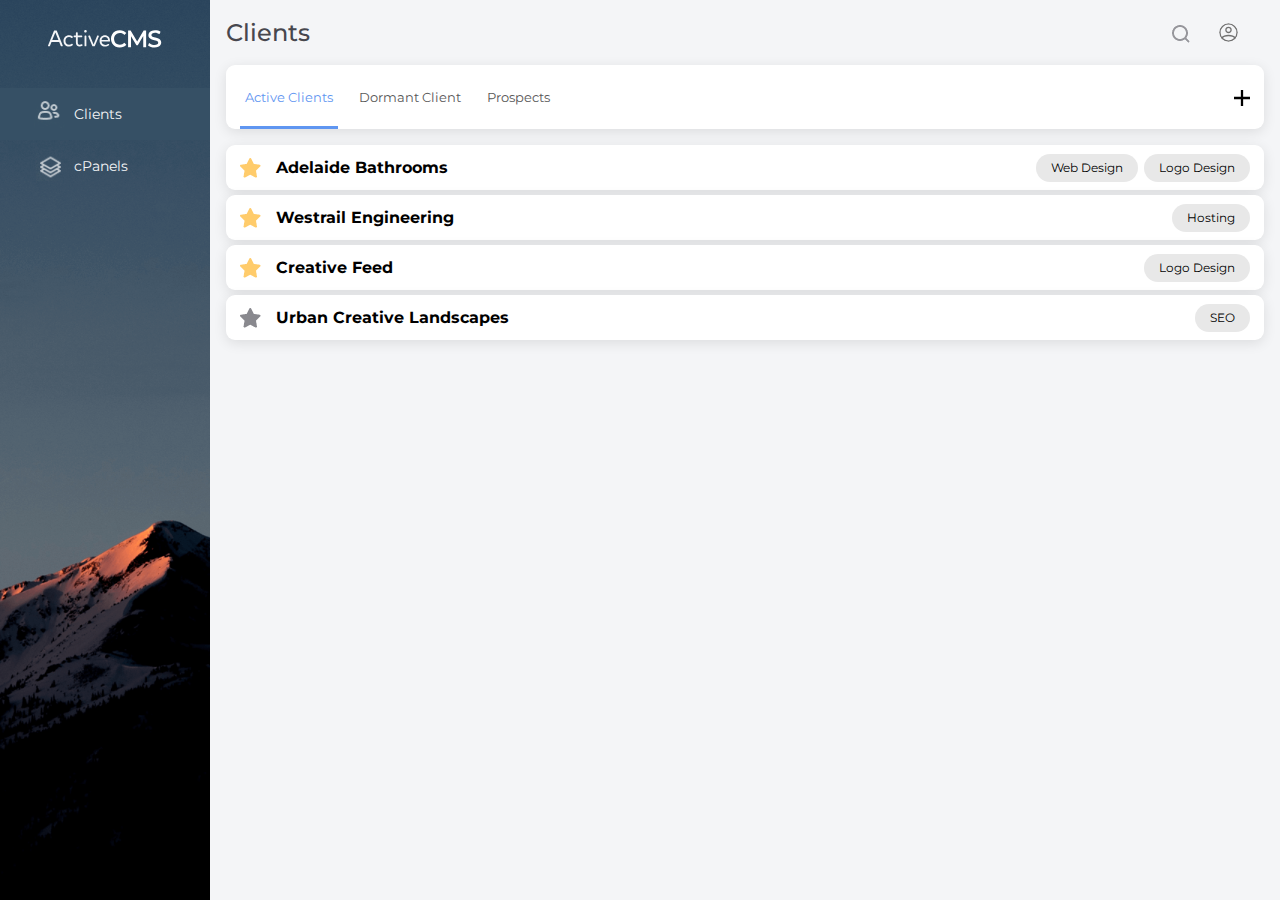
<file: index.html>
<!DOCTYPE html>
<html lang="en">
    <head>
        <meta charset="UTF-8" />
        <meta http-equiv="X-UA-Compatible" content="IE=edge" />
        <meta name="viewport" content="width=device-width, initial-scale=1.0" />
        <!-- ============ Montserrat Google Fonts ============ -->
        <link rel="preconnect" href="https://fonts.googleapis.com" />
        <link rel="preconnect" href="https://fonts.gstatic.com" crossorigin />
        <link
            href="https://fonts.googleapis.com/css2?family=Montserrat:ital,wght@0,300;0,400;0,500;0,600;0,700;0,800;1,300;1,400;1,500;1,600;1,700;1,800&display=swap"
            rel="stylesheet"
        />
        <!-- ========== Custom CSS Link ===========  -->
        <link rel="stylesheet" href="./css/styles.css" />
        <title>ActiveCollab</title>
    </head>
    <body>
        <div class="layout">
            <!-- =========== Sidebar Start ============ -->
            <aside class="sidebar">
                <div class="sidebar__logo">
                    <a href="#" class="sidebar__logo-link">
                        <img src="./images/logo-2.svg" alt="Logo" />
                    </a>
                </div>

                <nav class="sidebar__nav">
                    <ul class="sidebar__nav-list">
                        <li class="sidebar__nav-item">
                            <a href="#" class="sidebar__nav-link active">
                                <span class="sidebar__nav-icon">
                                    <img src="./images/icons/users.svg" alt="icon" />
                                </span>
                                <span>Clients</span>
                            </a>
                        </li>
                        <li class="sidebar__nav-item">
                            <a href="./dashboard.html" class="sidebar__nav-link">
                                <span class="sidebar__nav-icon">
                                    <img src="./images/icons/cpannel.svg" alt="icon" />
                                </span>
                                <span>cPanels</span>
                            </a>
                        </li>
                    </ul>
                </nav>
            </aside>
            <!-- =========== Sidebar End ============ -->

            <div class="main-content">
                <!-- ----------- Header Start -------- -->
                <header class="header">
                    <div class="header__title">
                        <h3>Clients</h3>
                    </div>
                    <div class="header__search">
                        <div class="header__search-wrapper">
                            <form class="header__search-form">
                                <input type="text" placeholder="Search..." />
                            </form>
                            <button id="search_btn">
                                <img src="./images/icons/search.svg" alt="icon" />
                            </button>
                        </div>
                        <div class="header__avatar">
                            <img src="./images/icons/avatar.svg" alt="icon" />
                        </div>
                    </div>
                </header>
                <!-- ----------- Header End -------- -->

                <!-- ----------- Menu Start -------- -->

                <nav class="navigation">
                    <div class="navigation__links">
                        <ul class="navigation__list">
                            <li class="navigation__list-item">
                                <a href="#" class="navigation__list-link active">Active Clients </a>
                            </li>
                            <li class="navigation__list-item">
                                <a href="#" class="navigation__list-link">Dormant Client</a>
                            </li>
                            <li class="navigation__list-item">
                                <a href="#" class="navigation__list-link">Prospects</a>
                            </li>
                        </ul>
                    </div>

                    <div class="navigation__buttons">
                        <button>
                            <img src="./images/icons/plus.svg" alt="icon" />
                        </button>

                        <button class="navigation__toggler-btn">
                            <img src="./images/icons/menu.svg" alt="icon" />
                        </button>
                    </div>
                </nav>
                <!-- ----------- Menu End -------- -->

                <main>
                    <!-- ----------- Client Section Start -------- -->
                    <section class="clients">
                        <ul class="avtive-client__list">
                            <!-- Item 1 -->
                            <li class="avtive-client__list-item">
                                <div class="avtive-client__list-texts">
                                    <img src="./images/icons/star.svg" alt="Star" />
                                    <a href="./dashboard.html" class="avtive-client__list-link">
                                        Adelaide Bathrooms
                                    </a>
                                </div>

                                <ul class="avtive-client__tags">
                                    <li>
                                        <a href="#" class="avtive-client__tags-link">Web Design</a>
                                    </li>
                                    <li>
                                        <a href="#" class="avtive-client__tags-link">Logo Design</a>
                                    </li>
                                </ul>
                            </li>

                            <!-- Item 2 -->
                            <li class="avtive-client__list-item">
                                <div class="avtive-client__list-texts">
                                    <img src="./images/icons/star.svg" alt="Star" />
                                    <a href="./dashboard.html" class="avtive-client__list-link">
                                        Westrail Engineering
                                    </a>
                                </div>

                                <ul class="avtive-client__tags">
                                    <li>
                                        <a href="#" class="avtive-client__tags-link">Hosting</a>
                                    </li>
                                </ul>
                            </li>

                            <!-- Item 3 -->
                            <li class="avtive-client__list-item">
                                <div class="avtive-client__list-texts">
                                    <img src="./images/icons/star.svg" alt="Star" />
                                    <a href="./dashboard.html" class="avtive-client__list-link">
                                        Creative Feed
                                    </a>
                                </div>

                                <ul class="avtive-client__tags">
                                    <li>
                                        <a href="#" class="avtive-client__tags-link">Logo Design</a>
                                    </li>
                                </ul>
                            </li>

                            <!-- Item 4 -->
                            <li class="avtive-client__list-item">
                                <div class="avtive-client__list-texts">
                                    <img src="./images/icons/star-dark.svg" alt="Star" />
                                    <a href="./dashboard.html" class="avtive-client__list-link">
                                        Urban Creative Landscapes
                                    </a>
                                </div>

                                <ul class="avtive-client__tags">
                                    <li>
                                        <a href="#" class="avtive-client__tags-link">SEO</a>
                                    </li>
                                </ul>
                            </li>
                        </ul>
                    </section>
                    <!-- ----------- Client Section End -------- -->
                </main>
            </div>
        </div>

        <!-- =========== JS ============ -->
        <script src="./js/index.js"></script>
    </body>
</html>
</file>
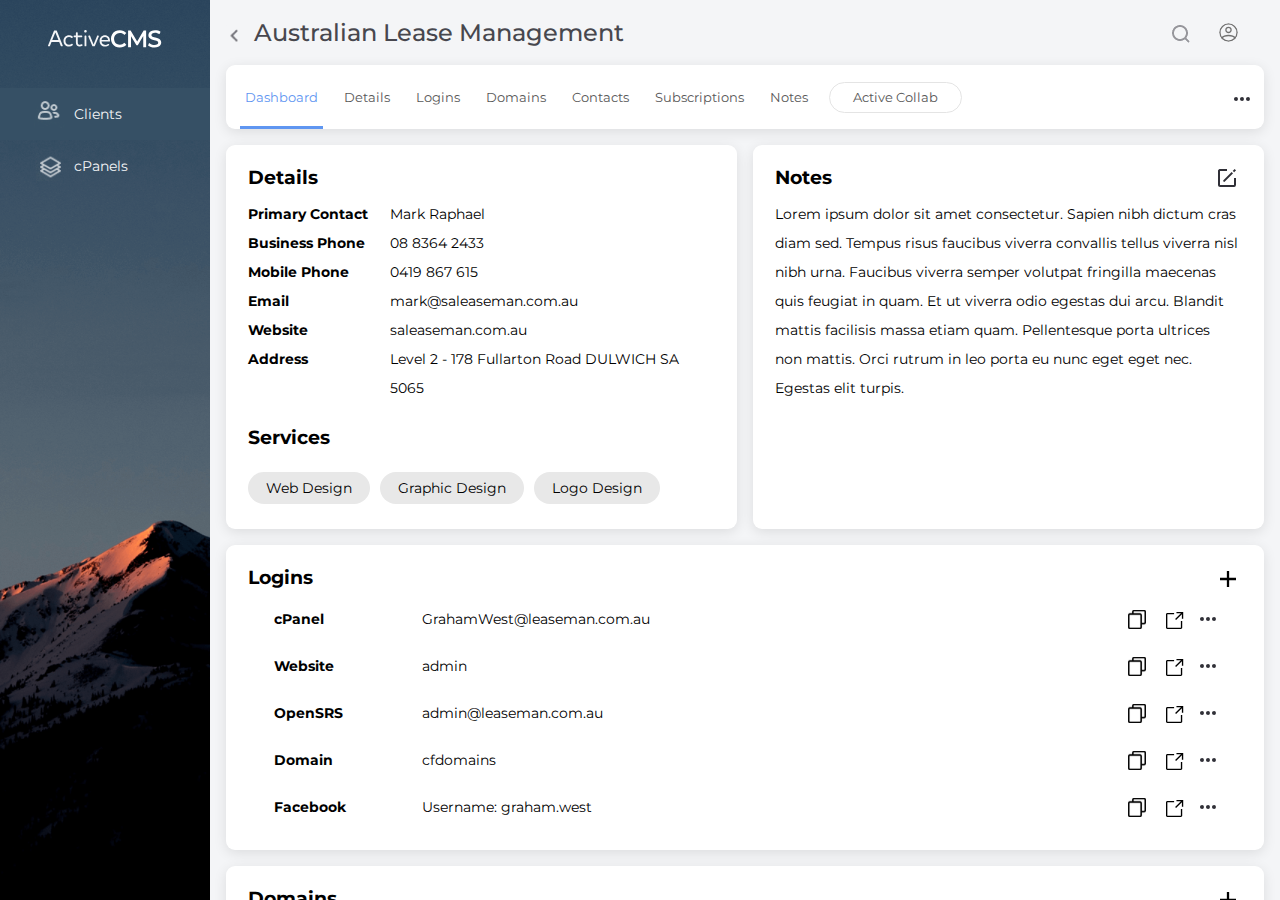
<file: dashboard.html>
<!DOCTYPE html>
<html lang="en">
    <head>
        <meta charset="UTF-8" />
        <meta http-equiv="X-UA-Compatible" content="IE=edge" />
        <meta name="viewport" content="width=device-width, initial-scale=1.0" />
        <!-- ============ Montserrat Google Fonts ============ -->
        <link rel="preconnect" href="https://fonts.googleapis.com" />
        <link rel="preconnect" href="https://fonts.gstatic.com" crossorigin />
        <link
            href="https://fonts.googleapis.com/css2?family=Montserrat:ital,wght@0,300;0,400;0,500;0,600;0,700;0,800;1,300;1,400;1,500;1,600;1,700;1,800&display=swap"
            rel="stylesheet"
        />
        <!-- ========== Custom CSS Link ===========  -->
        <link rel="stylesheet" href="./css/styles.css" />
        <title>ActiveCollab</title>
    </head>
    <body>
        <div class="layout">
            <!-- =========== Sidebar Start ============ -->
            <aside class="sidebar">
                <div class="sidebar__logo">
                    <a href="./index.html" class="sidebar__logo-link">
                        <img src="./images/logo-2.svg" alt="Logo" />
                    </a>
                </div>

                <nav class="sidebar__nav">
                    <ul class="sidebar__nav-list">
                        <li class="sidebar__nav-item">
                            <a href="./index.html" class="sidebar__nav-link active">
                                <span class="sidebar__nav-icon">
                                    <img src="./images/icons/users.svg" alt="icon" />
                                </span>
                                <span>Clients</span>
                            </a>
                        </li>
                        <li class="sidebar__nav-item">
                            <a href="#" class="sidebar__nav-link">
                                <span class="sidebar__nav-icon">
                                    <img src="./images/icons/cpannel.svg" alt="icon" />
                                </span>
                                <span>cPanels</span>
                            </a>
                        </li>
                    </ul>
                </nav>
            </aside>
            <!-- =========== Sidebar End ============ -->

            <div class="main-content">
                <!-- ----------- Header Start -------- -->
                <header class="header">
                    <div class="header__title">
                        <button>
                            <img src="./images/icons/chevron-left.svg" alt="icon" />
                        </button>
                        <h3>Australian Lease Management</h3>
                    </div>
                    <div class="header__search">
                        <div class="header__search-wrapper">
                            <form class="header__search-form">
                                <input type="text" placeholder="Search..." />
                            </form>
                            <button id="search_btn">
                                <img src="./images/icons/search.svg" alt="icon" />
                            </button>
                        </div>
                        <div class="header__avatar">
                            <img src="./images/icons/avatar.svg" alt="icon" />
                        </div>
                    </div>
                </header>
                <!-- ----------- Header End -------- -->

                <!-- ----------- Menu Start -------- -->

                <nav class="navigation">
                    <div class="navigation__links">
                        <ul class="navigation__list">
                            <li class="navigation__list-item">
                                <a href="#" class="navigation__list-link active">Dashboard</a>
                            </li>
                            <li class="navigation__list-item">
                                <a href="#" class="navigation__list-link">Details</a>
                            </li>
                            <li class="navigation__list-item">
                                <a href="./logins.html" class="navigation__list-link">Logins</a>
                            </li>
                            <li class="navigation__list-item">
                                <a href="#" class="navigation__list-link">Domains</a>
                            </li>
                            <li class="navigation__list-item">
                                <a href="#" class="navigation__list-link">Contacts</a>
                            </li>
                            <li class="navigation__list-item">
                                <a href="#" class="navigation__list-link">Subscriptions</a>
                            </li>
                            <li class="navigation__list-item">
                                <a href="#" class="navigation__list-link">Notes</a>
                            </li>
                        </ul>

                        <button class="active-lab-btn">Active Collab</button>
                    </div>

                    <div class="navigation__buttons">
                        <button>
                            <img src="./images/icons/dots.svg" alt="icon" />
                        </button>

                        <button class="navigation__toggler-btn">
                            <img src="./images/icons/menu.svg" alt="icon" />
                        </button>
                    </div>
                </nav>

                <!-- ----------- Menu End -------- -->

                <main>
                    <!-- ----------- Client Section Start -------- -->
                    <section class="clients">
                        <div class="clients__details">
                            <!-- Details Card -->
                            <div class="card details-card">
                                <div class="card__header">
                                    <h4>Details</h4>
                                </div>

                                <div class="card__body">
                                    <ul class="details__address">
                                        <li class="details__address-item">
                                            <div class="details__address-title">
                                                <p>Primary Contact</p>
                                            </div>
                                            <div class="details__address-text">Mark Raphael</div>
                                        </li>
                                        <li class="details__address-item">
                                            <div class="details__address-title">
                                                <p>Business Phone</p>
                                            </div>
                                            <div class="details__address-text">08 8364 2433</div>
                                        </li>
                                        <li class="details__address-item">
                                            <div class="details__address-title">
                                                <p>Mobile Phone</p>
                                            </div>
                                            <div class="details__address-text">0419 867 615</div>
                                        </li>
                                        <li class="details__address-item">
                                            <div class="details__address-title">
                                                <p>Email</p>
                                            </div>
                                            <div class="details__address-text">
                                                mark@saleaseman.com.au
                                            </div>
                                        </li>
                                        <li class="details__address-item">
                                            <div class="details__address-title">
                                                <p>Website</p>
                                            </div>
                                            <div class="details__address-text">
                                                saleaseman.com.au
                                            </div>
                                        </li>
                                        <li class="details__address-item">
                                            <div class="details__address-title">
                                                <p>Address</p>
                                            </div>
                                            <div class="details__address-text">
                                                Level 2 - 178 Fullarton Road DULWICH SA 5065
                                            </div>
                                        </li>
                                    </ul>

                                    <div class="details__services">
                                        <h4>Services</h4>

                                        <ul class="details__services-list">
                                            <li>
                                                <a href="#" class="details__services-link"
                                                    >Web Design</a
                                                >
                                            </li>
                                            <li>
                                                <a href="#" class="details__services-link"
                                                    >Graphic Design</a
                                                >
                                            </li>
                                            <li>
                                                <a href="#" class="details__services-link"
                                                    >Logo Design</a
                                                >
                                            </li>
                                        </ul>
                                    </div>
                                </div>
                            </div>

                            <!-- Notes Card -->
                            <div class="card notes-card">
                                <div class="card__header">
                                    <h4>Notes</h4>
                                    <button>
                                        <img src="./images/icons/edit.svg" alt="Icon" />
                                    </button>
                                </div>

                                <div class="card__body">
                                    <p>
                                        Lorem ipsum dolor sit amet consectetur. Sapien nibh dictum
                                        cras diam sed. Tempus risus faucibus viverra convallis
                                        tellus viverra nisl nibh urna. Faucibus viverra semper
                                        volutpat fringilla maecenas quis feugiat in quam. Et ut
                                        viverra odio egestas dui arcu. Blandit mattis facilisis
                                        massa etiam quam. Pellentesque porta ultrices non mattis.
                                        Orci rutrum in leo porta eu nunc eget eget nec. Egestas elit
                                        turpis.
                                    </p>
                                </div>
                            </div>
                        </div>

                        <div class="clients__logins">
                            <!-- Logins Card -->
                            <div class="card">
                                <div class="card__header">
                                    <h4>Logins</h4>
                                    <button>
                                        <img src="./images/icons/plus.svg" alt="Icon" />
                                    </button>
                                </div>

                                <div class="card__body">
                                    <ul class="card__body-list logins-list">
                                        <!-- Item 1 -->
                                        <li class="card__body-item">
                                            <div
                                                class="logins__list-texts"
                                                data-content="cpanel-content"
                                            >
                                                <p>
                                                    <span>cPanel</span> GrahamWest@leaseman.com.au
                                                </p>
                                            </div>

                                            <div class="logins__list-links">
                                                <button class="copy-btn">
                                                    <img src="./images/icons/copy.svg" alt="icon" />
                                                    <span class="copy-btn__tooltip-hover">
                                                        Copy
                                                    </span>
                                                    <span class="copy-btn__tooltip-click">
                                                        Copied
                                                    </span>
                                                </button>
                                                <a href="https://www.google.com/" target="_blank">
                                                    <img src="./images/icons/link.svg" alt="icon" />
                                                </a>
                                                <div class="dropdown logins__dropdown">
                                                    <button class="dropdown__btn">
                                                        <img
                                                            src="./images/icons/dots.svg"
                                                            alt="icon"
                                                        />
                                                    </button>

                                                    <div class="dropdonw__content">
                                                        <button
                                                            class="dropdonw__content-btn edit-logins-btn"
                                                            data-toggle="cpanel-edit-content"
                                                        >
                                                            <img
                                                                src="./images/icons/edit.svg"
                                                                alt="icon"
                                                            />
                                                            <span>Edit</span>
                                                        </button>
                                                        <button class="dropdonw__content-btn">
                                                            <img
                                                                src="./images/icons/delete.svg"
                                                                alt="icon"
                                                            />
                                                            <span>Delete</span>
                                                        </button>
                                                    </div>
                                                </div>
                                            </div>
                                        </li>

                                        <!-- Item 2 -->
                                        <li class="card__body-item">
                                            <div
                                                class="logins__list-texts"
                                                data-content="website-content"
                                            >
                                                <p><span>Website</span> admin</p>
                                            </div>

                                            <div class="logins__list-links">
                                                <button class="copy-btn">
                                                    <img src="./images/icons/copy.svg" alt="icon" />
                                                    <span class="copy-btn__tooltip-hover">
                                                        Copy
                                                    </span>
                                                    <span class="copy-btn__tooltip-click">
                                                        Copied
                                                    </span>
                                                </button>
                                                <a href="https://www.google.com/" target="_blank">
                                                    <img src="./images/icons/link.svg" alt="icon" />
                                                </a>
                                                <div class="dropdown logins__dropdown">
                                                    <button class="dropdown__btn">
                                                        <img
                                                            src="./images/icons/dots.svg"
                                                            alt="icon"
                                                        />
                                                    </button>

                                                    <div class="dropdonw__content">
                                                        <button
                                                            class="dropdonw__content-btn edit-logins-btn"
                                                            data-toggle="website-edit-content"
                                                        >
                                                            <img
                                                                src="./images/icons/edit.svg"
                                                                alt="icon"
                                                            />
                                                            <span>Edit</span>
                                                        </button>
                                                        <button class="dropdonw__content-btn">
                                                            <img
                                                                src="./images/icons/delete.svg"
                                                                alt="icon"
                                                            />
                                                            <span>Delete</span>
                                                        </button>
                                                    </div>
                                                </div>
                                            </div>
                                        </li>

                                        <!-- Item 3 -->
                                        <li class="card__body-item">
                                            <div
                                                class="logins__list-texts"
                                                data-content="opensrs-content"
                                            >
                                                <p><span>OpenSRS</span> admin@leaseman.com.au</p>
                                            </div>

                                            <div class="logins__list-links">
                                                <button class="copy-btn">
                                                    <img src="./images/icons/copy.svg" alt="icon" />
                                                    <span class="copy-btn__tooltip-hover">
                                                        Copy
                                                    </span>
                                                    <span class="copy-btn__tooltip-click">
                                                        Copied
                                                    </span>
                                                </button>
                                                <a href="https://www.google.com/" target="_blank">
                                                    <img src="./images/icons/link.svg" alt="icon" />
                                                </a>
                                                <div class="dropdown logins__dropdown">
                                                    <button class="dropdown__btn">
                                                        <img
                                                            src="./images/icons/dots.svg"
                                                            alt="icon"
                                                        />
                                                    </button>

                                                    <div class="dropdonw__content">
                                                        <button
                                                            class="dropdonw__content-btn edit-logins-btn"
                                                            data-toggle="opensrs-edit-content"
                                                        >
                                                            <img
                                                                src="./images/icons/edit.svg"
                                                                alt="icon"
                                                            />
                                                            <span>Edit</span>
                                                        </button>
                                                        <button class="dropdonw__content-btn">
                                                            <img
                                                                src="./images/icons/delete.svg"
                                                                alt="icon"
                                                            />
                                                            <span>Delete</span>
                                                        </button>
                                                    </div>
                                                </div>
                                            </div>
                                        </li>

                                        <!-- Item 4 -->
                                        <li class="card__body-item">
                                            <div
                                                class="logins__list-texts"
                                                data-content="domain-content"
                                            >
                                                <p><span>Domain </span> cfdomains</p>
                                            </div>

                                            <div class="logins__list-links">
                                                <button class="copy-btn">
                                                    <img src="./images/icons/copy.svg" alt="icon" />
                                                    <span class="copy-btn__tooltip-hover">
                                                        Copy
                                                    </span>
                                                    <span class="copy-btn__tooltip-click">
                                                        Copied
                                                    </span>
                                                </button>
                                                <a href="https://www.google.com/" target="_blank">
                                                    <img src="./images/icons/link.svg" alt="icon" />
                                                </a>
                                                <div class="dropdown logins__dropdown">
                                                    <button class="dropdown__btn">
                                                        <img
                                                            src="./images/icons/dots.svg"
                                                            alt="icon"
                                                        />
                                                    </button>

                                                    <div class="dropdonw__content">
                                                        <button
                                                            class="dropdonw__content-btn edit-logins-btn"
                                                            data-toggle="domains-edit-content"
                                                        >
                                                            <img
                                                                src="./images/icons/edit.svg"
                                                                alt="icon"
                                                            />
                                                            <span>Edit</span>
                                                        </button>
                                                        <button class="dropdonw__content-btn">
                                                            <img
                                                                src="./images/icons/delete.svg"
                                                                alt="icon"
                                                            />
                                                            <span>Delete</span>
                                                        </button>
                                                    </div>
                                                </div>
                                            </div>
                                        </li>

                                        <!-- Item 5 -->
                                        <li class="card__body-item">
                                            <div
                                                class="logins__list-texts"
                                                data-content="facebook-content"
                                            >
                                                <p><span>Facebook</span> Username: graham.west</p>
                                            </div>

                                            <div class="logins__list-links">
                                                <button class="copy-btn">
                                                    <img src="./images/icons/copy.svg" alt="icon" />
                                                    <span class="copy-btn__tooltip-hover">
                                                        Copy
                                                    </span>
                                                    <span class="copy-btn__tooltip-click">
                                                        Copied
                                                    </span>
                                                </button>
                                                <a href="https://www.google.com/" target="_blank">
                                                    <img src="./images/icons/link.svg" alt="icon" />
                                                </a>
                                                <div class="dropdown logins__dropdown">
                                                    <button class="dropdown__btn">
                                                        <img
                                                            src="./images/icons/dots.svg"
                                                            alt="icon"
                                                        />
                                                    </button>

                                                    <div class="dropdonw__content">
                                                        <button
                                                            class="dropdonw__content-btn edit-logins-btn"
                                                            data-toggle="facebook-edit-content"
                                                        >
                                                            <img
                                                                src="./images/icons/edit.svg"
                                                                alt="icon"
                                                            />
                                                            <span>Edit</span>
                                                        </button>
                                                        <button class="dropdonw__content-btn">
                                                            <img
                                                                src="./images/icons/delete.svg"
                                                                alt="icon"
                                                            />
                                                            <span>Delete</span>
                                                        </button>
                                                    </div>
                                                </div>
                                            </div>
                                        </li>
                                    </ul>
                                </div>
                            </div>

                            <!-- Domains Card -->
                            <div class="card">
                                <div class="card__header">
                                    <h4>Domains</h4>
                                    <button>
                                        <img src="./images/icons/plus.svg" alt="Icon" />
                                    </button>
                                </div>

                                <div class="card__body">
                                    <ul class="card__body-list">
                                        <!-- Item 1 -->
                                        <li class="card__body-item">
                                            <div class="domains__list-text">
                                                <div class="domains__list-domain">
                                                    <p>saleaseman.com.au</p>
                                                </div>
                                                <div class="domains__list-date">
                                                    <p>16/12/25</p>
                                                </div>
                                            </div>

                                            <div class="domains__list-link">
                                                <p>Crazy Domains</p>
                                                <a href="https://www.google.com/" target="_blank">
                                                    <img src="./images/icons/link.svg" alt="icon" />
                                                </a>
                                                <div class="dropdown domains__dropdown">
                                                    <button class="dropdown__btn">
                                                        <img
                                                            src="./images/icons/dots.svg"
                                                            alt="icon"
                                                        />
                                                    </button>

                                                    <div class="dropdonw__content">
                                                        <button class="dropdonw__content-btn">
                                                            <img
                                                                src="./images/icons/edit.svg"
                                                                alt="icon"
                                                            />
                                                            <span>Edit</span>
                                                        </button>
                                                        <button class="dropdonw__content-btn">
                                                            <img
                                                                src="./images/icons/delete.svg"
                                                                alt="icon"
                                                            />
                                                            <span>Delete</span>
                                                        </button>
                                                    </div>
                                                </div>
                                            </div>
                                        </li>

                                        <!-- Item 2 -->
                                        <li class="card__body-item">
                                            <div class="domains__list-text">
                                                <div class="domains__list-domain">
                                                    <p>saleaseman.au</p>
                                                </div>
                                                <div class="domains__list-date">
                                                    <p>17/9/24</p>
                                                </div>
                                            </div>

                                            <div class="domains__list-link">
                                                <p>Crazy Domains</p>
                                                <a href="https://www.google.com/" target="_blank">
                                                    <img src="./images/icons/link.svg" alt="icon" />
                                                </a>
                                                <div class="dropdown domains__dropdown">
                                                    <button class="dropdown__btn">
                                                        <img
                                                            src="./images/icons/dots.svg"
                                                            alt="icon"
                                                        />
                                                    </button>

                                                    <div class="dropdonw__content">
                                                        <button class="dropdonw__content-btn">
                                                            <img
                                                                src="./images/icons/edit.svg"
                                                                alt="icon"
                                                            />
                                                            <span>Edit</span>
                                                        </button>
                                                        <button class="dropdonw__content-btn">
                                                            <img
                                                                src="./images/icons/delete.svg"
                                                                alt="icon"
                                                            />
                                                            <span>Delete</span>
                                                        </button>
                                                    </div>
                                                </div>
                                            </div>
                                        </li>

                                        <!-- Item 3 -->
                                        <li class="card__body-item">
                                            <div class="domains__list-text">
                                                <div class="domains__list-domain">
                                                    <p>leaseman.au</p>
                                                </div>
                                                <div class="domains__list-date">
                                                    <p>14/5/27</p>
                                                </div>
                                            </div>

                                            <div class="domains__list-link">
                                                <p>Web Central</p>
                                                <a href="https://www.google.com/" target="_blank">
                                                    <img src="./images/icons/link.svg" alt="icon" />
                                                </a>
                                                <div class="dropdown domains__dropdown">
                                                    <button class="dropdown__btn">
                                                        <img
                                                            src="./images/icons/dots.svg"
                                                            alt="icon"
                                                        />
                                                    </button>

                                                    <div class="dropdonw__content">
                                                        <button class="dropdonw__content-btn">
                                                            <img
                                                                src="./images/icons/edit.svg"
                                                                alt="icon"
                                                            />
                                                            <span>Edit</span>
                                                        </button>
                                                        <button class="dropdonw__content-btn">
                                                            <img
                                                                src="./images/icons/delete.svg"
                                                                alt="icon"
                                                            />
                                                            <span>Delete</span>
                                                        </button>
                                                    </div>
                                                </div>
                                            </div>
                                        </li>
                                    </ul>
                                </div>
                            </div>

                            <!-- Contacts Card -->
                            <div class="card">
                                <div class="card__header">
                                    <h4>Contacts</h4>
                                    <button>
                                        <img src="./images/icons/plus.svg" alt="Icon" />
                                    </button>
                                </div>

                                <div class="card__body">
                                    <ul class="card__body-list">
                                        <!-- Item 1 -->
                                        <li class="card__body-item">
                                            <div class="contacts__list-texts">
                                                <div class="contacts__list-name">
                                                    <p>Thomas Waterhouse</p>
                                                </div>
                                                <p>
                                                    IT Support @ SprintIT | 0435 342 124 |
                                                    thomas@sprint.com.au
                                                </p>
                                            </div>

                                            <div class="dropdown contacts__dropdown">
                                                <button class="dropdown__btn">
                                                    <img src="./images/icons/dots.svg" alt="icon" />
                                                </button>

                                                <div class="dropdonw__content">
                                                    <button class="dropdonw__content-btn">
                                                        <img
                                                            src="./images/icons/edit.svg"
                                                            alt="icon"
                                                        />
                                                        <span>Edit</span>
                                                    </button>
                                                    <button class="dropdonw__content-btn">
                                                        <img
                                                            src="./images/icons/delete.svg"
                                                            alt="icon"
                                                        />
                                                        <span>Delete</span>
                                                    </button>
                                                </div>
                                            </div>
                                        </li>

                                        <!-- Item 2 -->
                                        <li class="card__body-item">
                                            <div class="contacts__list-texts">
                                                <div class="contacts__list-name">
                                                    <p>Kathy Zanker</p>
                                                </div>
                                                <p>Send invoices to - kathy@leaseman.com.au</p>
                                            </div>

                                            <div class="dropdown contacts__dropdown">
                                                <button class="dropdown__btn">
                                                    <img src="./images/icons/dots.svg" alt="icon" />
                                                </button>

                                                <div class="dropdonw__content">
                                                    <button class="dropdonw__content-btn">
                                                        <img
                                                            src="./images/icons/edit.svg"
                                                            alt="icon"
                                                        />
                                                        <span>Edit</span>
                                                    </button>
                                                    <button class="dropdonw__content-btn">
                                                        <img
                                                            src="./images/icons/delete.svg"
                                                            alt="icon"
                                                        />
                                                        <span>Delete</span>
                                                    </button>
                                                </div>
                                            </div>
                                        </li>

                                        <!-- Item 3 -->
                                        <li class="card__body-item">
                                            <div class="contacts__list-texts">
                                                <div class="contacts__list-name">
                                                    <p>Giles</p>
                                                </div>
                                                <p>
                                                    Director - 0401 498 028 - giles@leaseman.com.au
                                                </p>
                                            </div>

                                            <div class="dropdown contacts__dropdown">
                                                <button class="dropdown__btn">
                                                    <img src="./images/icons/dots.svg" alt="icon" />
                                                </button>

                                                <div class="dropdonw__content">
                                                    <button class="dropdonw__content-btn">
                                                        <img
                                                            src="./images/icons/edit.svg"
                                                            alt="icon"
                                                        />
                                                        <span>Edit</span>
                                                    </button>
                                                    <button class="dropdonw__content-btn">
                                                        <img
                                                            src="./images/icons/delete.svg"
                                                            alt="icon"
                                                        />
                                                        <span>Delete</span>
                                                    </button>
                                                </div>
                                            </div>
                                        </li>

                                        <!-- Item 4 -->
                                        <li class="card__body-item">
                                            <div class="contacts__list-texts">
                                                <div class="contacts__list-name">
                                                    <p>Tamara Caire</p>
                                                </div>
                                                <p>
                                                    Marketing @ NFM - 0413 469 938 -
                                                    tamara@nfmagency.com.au
                                                </p>
                                            </div>

                                            <div class="dropdown contacts__dropdown">
                                                <button class="dropdown__btn">
                                                    <img src="./images/icons/dots.svg" alt="icon" />
                                                </button>

                                                <div class="dropdonw__content">
                                                    <button class="dropdonw__content-btn">
                                                        <img
                                                            src="./images/icons/edit.svg"
                                                            alt="icon"
                                                        />
                                                        <span>Edit</span>
                                                    </button>
                                                    <button class="dropdonw__content-btn">
                                                        <img
                                                            src="./images/icons/delete.svg"
                                                            alt="icon"
                                                        />
                                                        <span>Delete</span>
                                                    </button>
                                                </div>
                                            </div>
                                        </li>
                                    </ul>
                                </div>
                            </div>

                            <!-- Contacts Card -->
                            <div class="card">
                                <div class="card__header">
                                    <h4>Contacts</h4>
                                    <button>
                                        <img src="./images/icons/plus.svg" alt="Icon" />
                                    </button>
                                </div>

                                <div class="card__body">
                                    <ul class="card__body-list">
                                        <!-- Item 1 -->
                                        <li class="card__body-item">
                                            <div class="subscription__details">
                                                <div class="subscription__details-email">
                                                    <p>Email</p>
                                                </div>
                                                <div class="subscription__details-panel">
                                                    <p>Inveress cPanel</p>
                                                </div>
                                                <div class="subscription__details-annual">
                                                    <p>Annual</p>
                                                </div>
                                                <div class="subscription__details-price">
                                                    <p>$50</p>
                                                </div>
                                            </div>

                                            <div class="dropdown subscription__dropdown">
                                                <button class="dropdown__btn">
                                                    <img src="./images/icons/dots.svg" alt="icon" />
                                                </button>

                                                <div class="dropdonw__content">
                                                    <button class="dropdonw__content-btn">
                                                        <img
                                                            src="./images/icons/edit.svg"
                                                            alt="icon"
                                                        />
                                                        <span>Edit</span>
                                                    </button>
                                                    <button class="dropdonw__content-btn">
                                                        <img
                                                            src="./images/icons/delete.svg"
                                                            alt="icon"
                                                        />
                                                        <span>Delete</span>
                                                    </button>
                                                </div>
                                            </div>
                                        </li>

                                        <!-- Item 2 -->
                                        <li class="card__body-item">
                                            <div class="subscription__details">
                                                <div class="subscription__details-email">
                                                    <p>Maintenance</p>
                                                </div>
                                                <div class="subscription__details-panel">
                                                    <p>Inveress</p>
                                                </div>
                                                <div class="subscription__details-annual">
                                                    <p>Quarterly</p>
                                                </div>
                                                <div class="subscription__details-price">
                                                    <p>$60</p>
                                                </div>
                                            </div>

                                            <div class="dropdown subscription__dropdown">
                                                <button class="dropdown__btn">
                                                    <img src="./images/icons/dots.svg" alt="icon" />
                                                </button>

                                                <div class="dropdonw__content">
                                                    <button class="dropdonw__content-btn">
                                                        <img
                                                            src="./images/icons/edit.svg"
                                                            alt="icon"
                                                        />
                                                        <span>Edit</span>
                                                    </button>
                                                    <button class="dropdonw__content-btn">
                                                        <img
                                                            src="./images/icons/delete.svg"
                                                            alt="icon"
                                                        />
                                                        <span>Delete</span>
                                                    </button>
                                                </div>
                                            </div>
                                        </li>

                                        <!-- Item 3 -->
                                        <li class="card__body-item">
                                            <div class="subscription__details">
                                                <div class="subscription__details-email">
                                                    <p>Web hosting</p>
                                                </div>
                                                <div class="subscription__details-panel">
                                                    <p>Simvoly</p>
                                                </div>
                                                <div class="subscription__details-annual">
                                                    <p>Annually</p>
                                                </div>
                                                <div class="subscription__details-price">
                                                    <p>$76</p>
                                                </div>
                                            </div>

                                            <div class="dropdown subscription__dropdown">
                                                <button class="dropdown__btn">
                                                    <img src="./images/icons/dots.svg" alt="icon" />
                                                </button>

                                                <div class="dropdonw__content">
                                                    <button class="dropdonw__content-btn">
                                                        <img
                                                            src="./images/icons/edit.svg"
                                                            alt="icon"
                                                        />
                                                        <span>Edit</span>
                                                    </button>
                                                    <button class="dropdonw__content-btn">
                                                        <img
                                                            src="./images/icons/delete.svg"
                                                            alt="icon"
                                                        />
                                                        <span>Delete</span>
                                                    </button>
                                                </div>
                                            </div>
                                        </li>

                                        <!-- Item 4 -->
                                        <li class="card__body-item">
                                            <div class="subscription__details">
                                                <div class="subscription__details-email">
                                                    <p>Domain</p>
                                                </div>
                                                <div class="subscription__details-panel">
                                                    <p>Crazy Domain</p>
                                                </div>
                                                <div class="subscription__details-annual">
                                                    <p>Yearly</p>
                                                </div>
                                                <div class="subscription__details-price">
                                                    <p>$25</p>
                                                </div>
                                            </div>

                                            <div class="dropdown subscription__dropdown">
                                                <button class="dropdown__btn">
                                                    <img src="./images/icons/dots.svg" alt="icon" />
                                                </button>

                                                <div class="dropdonw__content">
                                                    <button class="dropdonw__content-btn">
                                                        <img
                                                            src="./images/icons/edit.svg"
                                                            alt="icon"
                                                        />
                                                        <span>Edit</span>
                                                    </button>
                                                    <button class="dropdonw__content-btn">
                                                        <img
                                                            src="./images/icons/delete.svg"
                                                            alt="icon"
                                                        />
                                                        <span>Delete</span>
                                                    </button>
                                                </div>
                                            </div>
                                        </li>
                                    </ul>
                                </div>
                            </div>
                        </div>
                    </section>
                    <!-- ----------- Client Section End -------- -->
                </main>
            </div>

            <!-- =========== Drawer ============= -->
            <div class="drawer__backdrop"></div>
            <div class="drawer">
                <button class="drawer__btn">
                    <img src="./images/icons/times.svg" alt="icon" />
                </button>
                <div class="drawer__content-wrapper">
                    <h4>Login</h4>
                    <!-- C-Pannel Content -->
                    <div class="drawer__content cpanel-content">
                        <h5>cPanel</h5>
                        <div class="drawer__content-row">
                            <p class="drawer__content-title">Username</p>
                            <p>creativefeed</p>
                            <button>
                                <img src="./images/icons/copy.svg" alt="icon" />
                            </button>
                        </div>
                        <div class="drawer__content-row">
                            <p class="drawer__content-title">Password</p>
                            <input
                                class="password-input"
                                type="password"
                                readonly
                                data-id="cpanel-password"
                            />
                            <button>
                                <img src="./images/icons/copy.svg" alt="icon" />
                            </button>
                            <button class="show-password-btn" data-id="cpanel-password">
                                <img src="./images/icons/eye.svg" alt="icon" />
                            </button>
                        </div>
                        <div class="drawer__content-row">
                            <p class="drawer__content-title">URL</p>
                            <p>https://creativefeed.com.au/cpanel</p>
                            <button>
                                <img src="./images/icons/copy.svg" alt="icon" />
                            </button>
                        </div>
                        <div class="drawer__content-row items-start">
                            <p class="drawer__content-title">Notes</p>
                            <p>
                                Lremgilla maecenas quis feugiat in quam. Et ut viverra odio egestas
                                dui arcu. Blandit mattis facilisis massa etiam quam. P
                            </p>
                        </div>
                    </div>

                    <!-- Cpanel Edit Content -->
                    <div class="drawer__content cpanel-edit-content">
                        <div class="drawer__dropdown">
                            <button class="drawer__dropdown-btn">cPanel</button>

                            <ul class="drawer__dropdown-list">
                                <li class="active" data-edit="cpanel-edit-content">cPanel</li>
                                <li data-edit="website-edit-content">Website</li>
                                <li data-edit="opensrs-edit-content">OpenSRS</li>
                                <li data-edit="domains-edit-content">Domain</li>
                                <li data-edit="facebook-edit-content">Facebook</li>
                            </ul>
                        </div>

                        <form class="drawer__form">
                            <div class="drawer__form-row">
                                <label for="user-name">Username</label>
                                <input type="text" id="user-name" value="creativefeed" />
                            </div>
                            <div class="drawer__form-row">
                                <label for="password">Password</label>
                                <input type="password" id="password" value="password123" />
                            </div>
                            <div class="drawer__form-row">
                                <label for="url">URL</label>
                                <input
                                    type="url"
                                    id="url"
                                    value="https://creativefeed.com.au/cpanel"
                                />
                            </div>
                            <div class="drawer__form-row items-start">
                                <label for="notes">Notes</label>
                                <textarea name="notes" id="notes"></textarea>
                            </div>
                            <div class="drawer__form-buttons">
                                <button type="submit" class="btn primary-btn">Add Login</button>
                                <button type="button" class="btn secondary-btn cancel-btn">
                                    Cancel
                                </button>
                            </div>
                        </form>
                    </div>

                    <!-- Website Content -->
                    <div class="drawer__content website-content">
                        <h5>Website</h5>
                        <div class="drawer__content-row">
                            <p class="drawer__content-title">Username</p>
                            <p>creativefeed</p>
                            <button>
                                <img src="./images/icons/copy.svg" alt="icon" />
                            </button>
                        </div>
                        <div class="drawer__content-row">
                            <p class="drawer__content-title">Password</p>
                            <input
                                class="password-input"
                                type="password"
                                readonly
                                data-id="website-password"
                            />
                            <button>
                                <img src="./images/icons/copy.svg" alt="icon" />
                            </button>
                            <button class="show-password-btn" data-id="website-password">
                                <img src="./images/icons/eye.svg" alt="icon" />
                            </button>
                        </div>
                        <div class="drawer__content-row">
                            <p class="drawer__content-title">URL</p>
                            <p>https://creativefeed.com.au/cpanel</p>
                            <button>
                                <img src="./images/icons/copy.svg" alt="icon" />
                            </button>
                        </div>
                        <div class="drawer__content-row items-start">
                            <p class="drawer__content-title">Notes</p>
                            <p>
                                Lremgilla maecenas quis feugiat in quam. Et ut viverra odio egestas
                                dui arcu. Blandit mattis facilisis massa etiam quam. P
                            </p>
                        </div>
                    </div>

                    <!-- Website Edit Content -->
                    <div class="drawer__content website-edit-content">
                        <div class="drawer__dropdown">
                            <button class="drawer__dropdown-btn">Website</button>

                            <ul class="drawer__dropdown-list">
                                <li data-edit="cpanel-edit-content">cPanel</li>
                                <li class="active" data-edit="website-edit-content">Website</li>
                                <li data-edit="opensrs-edit-content">OpenSRS</li>
                                <li data-edit="domains-edit-content">Domain</li>
                                <li data-edit="facebook-edit-content">Facebook</li>
                            </ul>
                        </div>

                        <form class="drawer__form">
                            <div class="drawer__form-row">
                                <label for="website-user-name">Username</label>
                                <input type="text" id="website-user-name" value="creativefeed" />
                            </div>
                            <div class="drawer__form-row">
                                <label for="website-password">Password</label>
                                <input type="password" id="website-password" value="password123" />
                            </div>
                            <div class="drawer__form-row">
                                <label for="website-url">URL</label>
                                <input
                                    type="url"
                                    id="website-url"
                                    value="https://creativefeed.com.au/cpanel"
                                />
                            </div>
                            <div class="drawer__form-row items-start">
                                <label for="website-notes">Notes</label>
                                <textarea name="notes" id="website-notes"></textarea>
                            </div>
                            <div class="drawer__form-buttons">
                                <button type="submit" class="btn primary-btn">Add Login</button>
                                <button type="button" class="btn secondary-btn cancel-btn">
                                    Cancel
                                </button>
                            </div>
                        </form>
                    </div>

                    <!-- Domain Content -->
                    <div class="drawer__content domain-content">
                        <h5>Domain</h5>
                        <div class="drawer__content-row">
                            <p class="drawer__content-title">Username</p>
                            <p>creativefeed</p>
                            <button>
                                <img src="./images/icons/copy.svg" alt="icon" />
                            </button>
                        </div>
                        <div class="drawer__content-row">
                            <p class="drawer__content-title">Password</p>
                            <input
                                class="password-input"
                                type="password"
                                readonly
                                data-id="domain-password"
                            />
                            <button>
                                <img src="./images/icons/copy.svg" alt="icon" />
                            </button>
                            <button class="show-password-btn" data-id="domain-password">
                                <img src="./images/icons/eye.svg" alt="icon" />
                            </button>
                        </div>
                        <div class="drawer__content-row">
                            <p class="drawer__content-title">URL</p>
                            <p>https://creativefeed.com.au/cpanel</p>
                            <button>
                                <img src="./images/icons/copy.svg" alt="icon" />
                            </button>
                        </div>
                        <div class="drawer__content-row items-start">
                            <p class="drawer__content-title">Notes</p>
                            <p>
                                Lremgilla maecenas quis feugiat in quam. Et ut viverra odio egestas
                                dui arcu. Blandit mattis facilisis massa etiam quam. P
                            </p>
                        </div>
                    </div>

                    <!-- Domains Edit Content -->
                    <div class="drawer__content domains-edit-content">
                        <div class="drawer__dropdown">
                            <button class="drawer__dropdown-btn">Domain</button>

                            <ul class="drawer__dropdown-list">
                                <li data-edit="cpanel-edit-content">cPanel</li>
                                <li data-edit="website-edit-content">Website</li>
                                <li data-edit="opensrs-edit-content">OpenSRS</li>
                                <li class="active" data-edit="domains-edit-content">Domain</li>
                                <li data-edit="facebook-edit-content">Facebook</li>
                            </ul>
                        </div>

                        <form class="drawer__form">
                            <div class="drawer__form-row">
                                <label for="domains-user-name">Username</label>
                                <input type="text" id="domains-user-name" value="creativefeed" />
                            </div>
                            <div class="drawer__form-row">
                                <label for="domains-password">Password</label>
                                <input type="password" id="domains-password" value="password123" />
                            </div>
                            <div class="drawer__form-row">
                                <label for="domains-url">URL</label>
                                <input
                                    type="url"
                                    id="domains-url"
                                    value="https://creativefeed.com.au/cpanel"
                                />
                            </div>
                            <div class="drawer__form-row items-start">
                                <label for="domains-notes">Notes</label>
                                <textarea name="notes" id="domains-notes"></textarea>
                            </div>
                            <div class="drawer__form-buttons">
                                <button type="submit" class="btn primary-btn">Add Login</button>
                                <button type="button" class="btn secondary-btn cancel-btn">
                                    Cancel
                                </button>
                            </div>
                        </form>
                    </div>

                    <!-- Facebook Content -->
                    <div class="drawer__content facebook-content">
                        <h5>Facebook</h5>
                        <div class="drawer__content-row">
                            <p class="drawer__content-title">Username</p>
                            <p>creativefeed</p>
                            <button>
                                <img src="./images/icons/copy.svg" alt="icon" />
                            </button>
                        </div>
                        <div class="drawer__content-row">
                            <p class="drawer__content-title">Password</p>
                            <input
                                class="password-input"
                                type="password"
                                readonly
                                data-id="facebook-password"
                            />
                            <button>
                                <img src="./images/icons/copy.svg" alt="icon" />
                            </button>
                            <button class="show-password-btn" data-id="facebook-password">
                                <img src="./images/icons/eye.svg" alt="icon" />
                            </button>
                        </div>
                        <div class="drawer__content-row">
                            <p class="drawer__content-title">URL</p>
                            <p>https://creativefeed.com.au/cpanel</p>
                            <button>
                                <img src="./images/icons/copy.svg" alt="icon" />
                            </button>
                        </div>
                        <div class="drawer__content-row items-start">
                            <p class="drawer__content-title">Notes</p>
                            <p>
                                Lremgilla maecenas quis feugiat in quam. Et ut viverra odio egestas
                                dui arcu. Blandit mattis facilisis massa etiam quam. P
                            </p>
                        </div>
                    </div>

                    <!-- Facebook Edit Content -->
                    <div class="drawer__content facebook-edit-content">
                        <div class="drawer__dropdown">
                            <button class="drawer__dropdown-btn">Facebook</button>

                            <ul class="drawer__dropdown-list">
                                <li data-edit="cpanel-edit-content">cPanel</li>
                                <li data-edit="website-edit-content">Website</li>
                                <li data-edit="opensrs-edit-content">OpenSRS</li>
                                <li data-edit="domains-edit-content">Domain</li>
                                <li class="active" data-edit="facebook-edit-content">Facebook</li>
                            </ul>
                        </div>

                        <form class="drawer__form">
                            <div class="drawer__form-row">
                                <label for="facebook-user-name">Username</label>
                                <input type="text" id="facebook-user-name" value="creativefeed" />
                            </div>
                            <div class="drawer__form-row">
                                <label for="facebook-password">Password</label>
                                <input type="password" id="facebook-password" value="password123" />
                            </div>
                            <div class="drawer__form-row">
                                <label for="facebook-url">URL</label>
                                <input
                                    type="url"
                                    id="facebook-url"
                                    value="https://creativefeed.com.au/cpanel"
                                />
                            </div>
                            <div class="drawer__form-row items-start">
                                <label for="facebook-notes">Notes</label>
                                <textarea name="notes" id="facebook-notes"></textarea>
                            </div>
                            <div class="drawer__form-buttons">
                                <button type="submit" class="btn primary-btn">Add Login</button>
                                <button type="button" class="btn secondary-btn cancel-btn">
                                    Cancel
                                </button>
                            </div>
                        </form>
                    </div>

                    <!-- Open SRS Content -->
                    <div class="drawer__content opensrs-content">
                        <h5>OpenSRS</h5>
                        <div class="drawer__content-row">
                            <p class="drawer__content-title">Username</p>
                            <p>creativefeed</p>
                            <button>
                                <img src="./images/icons/copy.svg" alt="icon" />
                            </button>
                        </div>
                        <div class="drawer__content-row">
                            <p class="drawer__content-title">Password</p>
                            <input
                                class="password-input"
                                type="password"
                                readonly
                                data-id="opensrs-password"
                            />
                            <button>
                                <img src="./images/icons/copy.svg" alt="icon" />
                            </button>
                            <button class="show-password-btn" data-id="opensrs-password">
                                <img src="./images/icons/eye.svg" alt="icon" />
                            </button>
                        </div>
                        <div class="drawer__content-row">
                            <p class="drawer__content-title">URL</p>
                            <p>https://creativefeed.com.au/cpanel</p>
                            <button>
                                <img src="./images/icons/copy.svg" alt="icon" />
                            </button>
                        </div>
                        <div class="drawer__content-row items-start">
                            <p class="drawer__content-title">Notes</p>
                            <p>
                                Lremgilla maecenas quis feugiat in quam. Et ut viverra odio egestas
                                dui arcu. Blandit mattis facilisis massa etiam quam. P
                            </p>
                        </div>
                    </div>

                    <!-- OpenSRS Edit Content -->
                    <div class="drawer__content opensrs-edit-content">
                        <div class="drawer__dropdown">
                            <button class="drawer__dropdown-btn">OpenSRS</button>

                            <ul class="drawer__dropdown-list">
                                <li data-edit="cpanel-edit-content">cPanel</li>
                                <li data-edit="website-edit-content">Website</li>
                                <li class="active" data-edit="opensrs-edit-content">OpenSRS</li>
                                <li data-edit="domains-edit-content">Domain</li>
                                <li data-edit="facebook-edit-content">Facebook</li>
                            </ul>
                        </div>

                        <form class="drawer__form">
                            <div class="drawer__form-row">
                                <label for="opensrs-user-name">Username</label>
                                <input type="text" id="opensrs-user-name" value="creativefeed" />
                            </div>
                            <div class="drawer__form-row">
                                <label for="opensrs-password">Password</label>
                                <input type="password" id="opensrs-password" value="password123" />
                            </div>
                            <div class="drawer__form-row">
                                <label for="opensrs-url">URL</label>
                                <input
                                    type="url"
                                    id="opensrs-url"
                                    value="https://creativefeed.com.au/cpanel"
                                />
                            </div>
                            <div class="drawer__form-row items-start">
                                <label for="opensrs-notes">Notes</label>
                                <textarea name="notes" id="opensrs-notes"></textarea>
                            </div>
                            <div class="drawer__form-buttons">
                                <button type="submit" class="btn primary-btn">Add Login</button>
                                <button type="button" class="btn secondary-btn cancel-btn">
                                    Cancel
                                </button>
                            </div>
                        </form>
                    </div>
                </div>
            </div>
        </div>

        <!-- =========== JS ============ -->
        <script src="./js/index.js"></script>
        <script src="./js/dashboard.js"></script>
    </body>
</html>
</file>
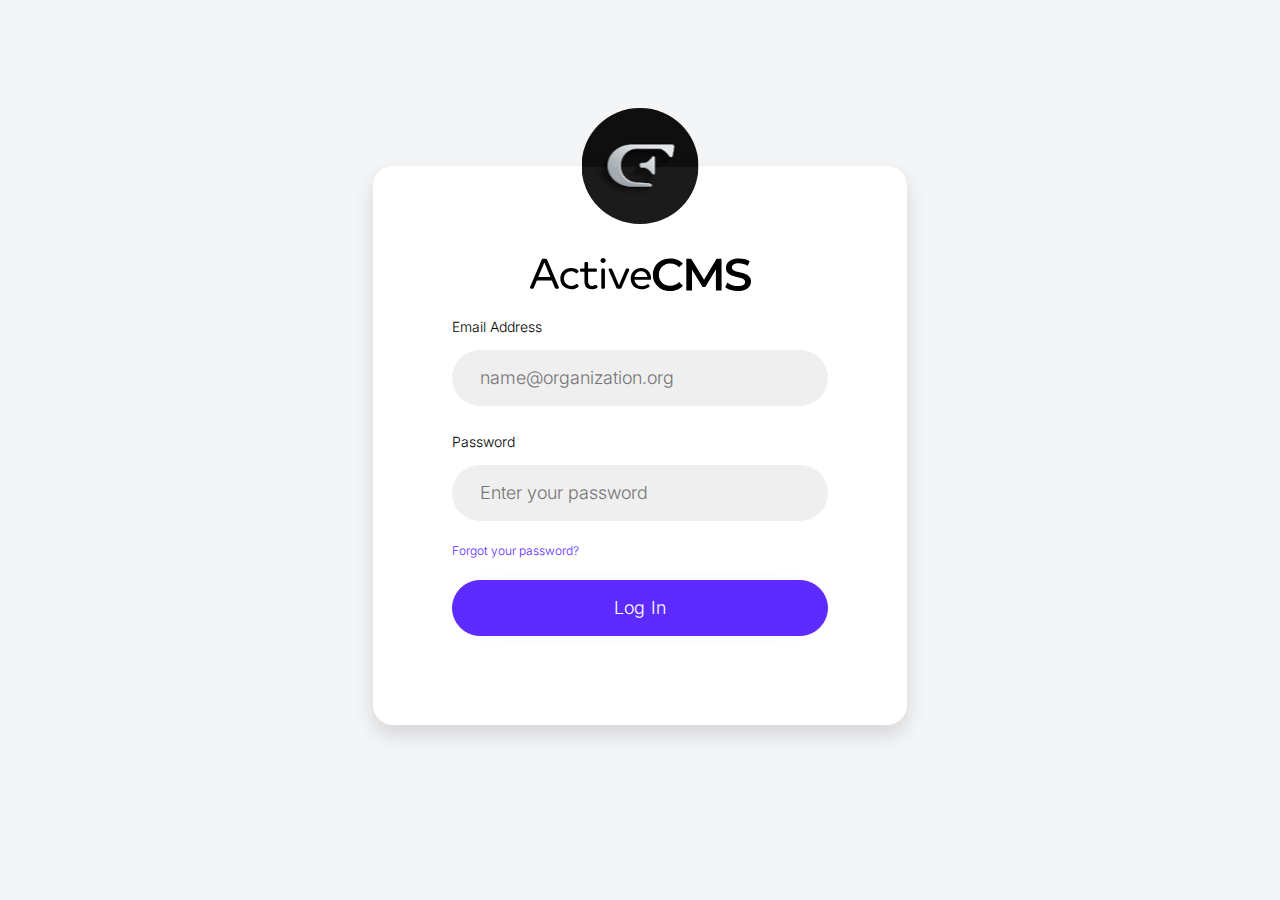
<file: login.html>
<!DOCTYPE html>
<html lang="en">
    <head>
        <meta charset="UTF-8" />
        <meta http-equiv="X-UA-Compatible" content="IE=edge" />
        <meta name="viewport" content="width=device-width, initial-scale=1.0" />
        <!-- ============ Montserrat Google Fonts ============ -->
        <link rel="preconnect" href="https://fonts.googleapis.com" />
        <link rel="preconnect" href="https://fonts.gstatic.com" crossorigin />
        <link
            href="https://fonts.googleapis.com/css2?family=Montserrat:ital,wght@0,300;0,400;0,500;0,600;0,700;0,800;1,300;1,400;1,500;1,600;1,700;1,800&display=swap"
            rel="stylesheet"
        />
        <!-- ============ Inter Google Fonts ============ -->
        <link rel="preconnect" href="https://fonts.googleapis.com" />
        <link rel="preconnect" href="https://fonts.gstatic.com" crossorigin />
        <link
            href="https://fonts.googleapis.com/css2?family=Inter:wght@300;400;500;600;700&display=swap"
            rel="stylesheet"
        />
        <!-- ========== Custom CSS Link ===========  -->
        <link rel="stylesheet" href="./css/styles.css" />
        <title>Login</title>
    </head>
    <body>
        <div class="login-page">
            <div class="login-page__card">
                <img src="./images/login-logo.svg" class="login-page__card-img" alt="logo" />
                <div class="login-page__card-logo">
                    <img src="./images/login-text-logo.svg" alt="logo" />
                </div>

                <form class="login-page__form">
                    <div class="login-page__form-row">
                        <label for="email">Email Address</label>
                        <input
                            type="email"
                            id="email"
                            required
                            placeholder="name@organization.org"
                        />
                    </div>
                    <div class="login-page__form-row">
                        <label for="password">Password</label>
                        <input
                            type="password"
                            id="password"
                            required
                            placeholder="Enter your password"
                        />
                    </div>
                    <a href="./logins.html" class="login-page__form-link">Forgot your password?</a>
                    <button type="submit" class="login-page__form-btn">Log In</button>
                </form>
            </div>
        </div>
    </body>
</html>
</file>
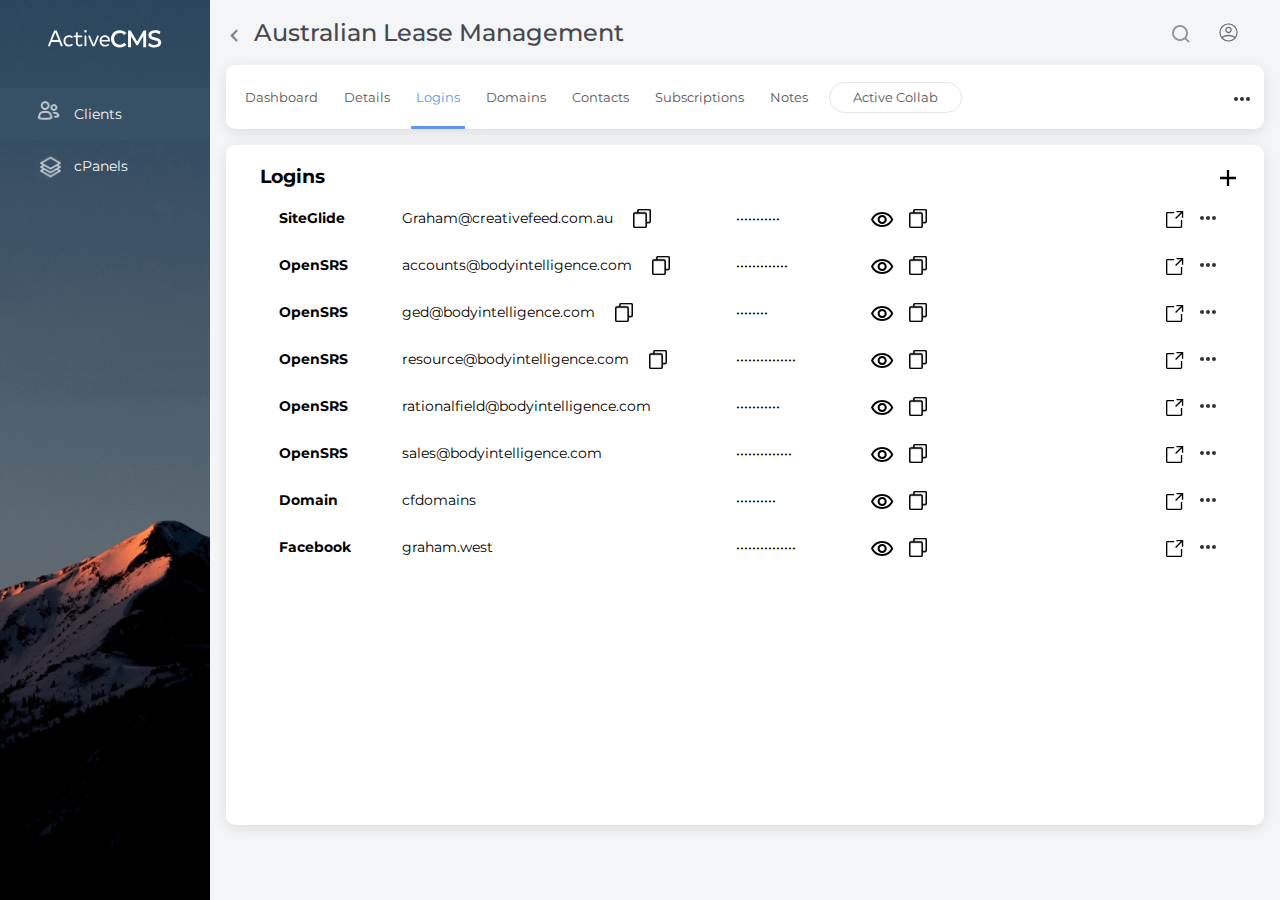
<file: logins.html>
<!DOCTYPE html>
<html lang="en">
    <head>
        <meta charset="UTF-8" />
        <meta http-equiv="X-UA-Compatible" content="IE=edge" />
        <meta name="viewport" content="width=device-width, initial-scale=1.0" />
        <!-- ============ Montserrat Google Fonts ============ -->
        <link rel="preconnect" href="https://fonts.googleapis.com" />
        <link rel="preconnect" href="https://fonts.gstatic.com" crossorigin />
        <link
            href="https://fonts.googleapis.com/css2?family=Montserrat:ital,wght@0,300;0,400;0,500;0,600;0,700;0,800;1,300;1,400;1,500;1,600;1,700;1,800&display=swap"
            rel="stylesheet"
        />
        <!-- ========== Custom CSS Link ===========  -->
        <link rel="stylesheet" href="./css/styles.css" />
        <title>ActiveCollab</title>
    </head>
    <body>
        <div class="layout">
            <!-- =========== Sidebar Start ============ -->
            <aside class="sidebar">
                <div class="sidebar__logo">
                    <a href="./index.html" class="sidebar__logo-link">
                        <img src="./images/logo-2.svg" alt="Logo" />
                    </a>
                </div>

                <nav class="sidebar__nav">
                    <ul class="sidebar__nav-list">
                        <li class="sidebar__nav-item">
                            <a href="./index.html" class="sidebar__nav-link active">
                                <span class="sidebar__nav-icon">
                                    <img src="./images/icons/users.svg" alt="icon" />
                                </span>
                                <span>Clients</span>
                            </a>
                        </li>
                        <li class="sidebar__nav-item">
                            <a href="./dashboard.html" class="sidebar__nav-link">
                                <span class="sidebar__nav-icon">
                                    <img src="./images/icons/cpannel.svg" alt="icon" />
                                </span>
                                <span>cPanels</span>
                            </a>
                        </li>
                    </ul>
                </nav>
            </aside>
            <!-- =========== Sidebar End ============ -->

            <div class="main-content">
                <!-- ----------- Header Start -------- -->
                <header class="header">
                    <div class="header__title">
                        <button>
                            <img src="./images/icons/chevron-left.svg" alt="icon" />
                        </button>
                        <h3>Australian Lease Management</h3>
                    </div>
                    <div class="header__search">
                        <div class="header__search-wrapper">
                            <form class="header__search-form">
                                <input type="text" placeholder="Search..." />
                            </form>
                            <button id="search_btn">
                                <img src="./images/icons/search.svg" alt="icon" />
                            </button>
                        </div>
                        <div class="header__avatar">
                            <img src="./images/icons/avatar.svg" alt="icon" />
                        </div>
                    </div>
                </header>
                <!-- ----------- Header End -------- -->

                <!-- ----------- Menu Start -------- -->

                <nav class="navigation">
                    <div class="navigation__links">
                        <ul class="navigation__list">
                            <li class="navigation__list-item">
                                <a href="./dashboard.html" class="navigation__list-link"
                                    >Dashboard</a
                                >
                            </li>
                            <li class="navigation__list-item">
                                <a href="#" class="navigation__list-link">Details</a>
                            </li>
                            <li class="navigation__list-item">
                                <a href="#" class="navigation__list-link active">Logins</a>
                            </li>
                            <li class="navigation__list-item">
                                <a href="#" class="navigation__list-link">Domains</a>
                            </li>
                            <li class="navigation__list-item">
                                <a href="#" class="navigation__list-link">Contacts</a>
                            </li>
                            <li class="navigation__list-item">
                                <a href="#" class="navigation__list-link">Subscriptions</a>
                            </li>
                            <li class="navigation__list-item">
                                <a href="#" class="navigation__list-link">Notes</a>
                            </li>
                        </ul>

                        <button class="active-lab-btn">Active Collab</button>
                    </div>

                    <div class="navigation__buttons">
                        <button>
                            <img src="./images/icons/dots.svg" alt="icon" />
                        </button>

                        <button class="navigation__toggler-btn">
                            <img src="./images/icons/menu.svg" alt="icon" />
                        </button>
                    </div>
                </nav>

                <!-- ----------- Menu End -------- -->

                <main>
                    <!-- ----------- Client Section Start -------- -->
                    <section class="clients">
                        <div class="card logins-page__card">
                            <div class="card__header">
                                <h4>Logins</h4>
                                <button>
                                    <img src="./images/icons/plus.svg" alt="icon" />
                                </button>
                            </div>

                            <div class="card__body">
                                <div class="card__body-list">
                                    <!-- Item 1 -->
                                    <li class="card__body-item">
                                        <div class="logins-page__card-text">
                                            <div class="logins-page__card-title">
                                                <h5>SiteGlide</h5>
                                            </div>
                                            <div class="logins-page__card-website">
                                                <p>Graham@creativefeed.com.au</p>
                                                <button>
                                                    <img src="./images/icons/copy.svg" alt="icon" />
                                                </button>
                                            </div>
                                            <div class="logins-page__card-password">
                                                <input
                                                    type="password"
                                                    value="my-password"
                                                    class="password-input"
                                                />
                                                <button class="eye-btn">
                                                    <img src="./images/icons/eye.svg" alt="icon" />
                                                </button>
                                                <button>
                                                    <img src="./images/icons/copy.svg" alt="icon" />
                                                </button>
                                            </div>
                                        </div>
                                        <div class="logins-page__card-links">
                                            <a href="https://www.google.com/" target="_blank">
                                                <img src="./images/icons/link.svg" alt="icon" />
                                            </a>
                                            <div class="dropdown">
                                                <button class="dropdown__btn">
                                                    <img src="./images/icons/dots.svg" alt="icon" />
                                                </button>

                                                <div class="dropdonw__content">
                                                    <button
                                                        class="dropdonw__content-btn edit-logins-btn"
                                                    >
                                                        <img
                                                            src="./images/icons/edit.svg"
                                                            alt="icon"
                                                        />
                                                        <span>Edit</span>
                                                    </button>
                                                    <button class="dropdonw__content-btn">
                                                        <img
                                                            src="./images/icons/delete.svg"
                                                            alt="icon"
                                                        />
                                                        <span>Delete</span>
                                                    </button>
                                                </div>
                                            </div>
                                        </div>
                                    </li>

                                    <!-- Item 2 -->
                                    <li class="card__body-item">
                                        <div class="logins-page__card-text">
                                            <div class="logins-page__card-title">
                                                <h5>OpenSRS</h5>
                                            </div>
                                            <div class="logins-page__card-website">
                                                <p>accounts@bodyintelligence.com</p>
                                                <button>
                                                    <img src="./images/icons/copy.svg" alt="icon" />
                                                </button>
                                            </div>
                                            <div class="logins-page__card-password">
                                                <input
                                                    type="password"
                                                    value="my-password23"
                                                    class="password-input"
                                                />
                                                <button class="eye-btn">
                                                    <img src="./images/icons/eye.svg" alt="icon" />
                                                </button>
                                                <button>
                                                    <img src="./images/icons/copy.svg" alt="icon" />
                                                </button>
                                            </div>
                                        </div>
                                        <div class="logins-page__card-links">
                                            <a href="https://www.google.com/" target="_blank">
                                                <img src="./images/icons/link.svg" alt="icon" />
                                            </a>
                                            <div class="dropdown">
                                                <button class="dropdown__btn">
                                                    <img src="./images/icons/dots.svg" alt="icon" />
                                                </button>

                                                <div class="dropdonw__content">
                                                    <button
                                                        class="dropdonw__content-btn edit-logins-btn"
                                                    >
                                                        <img
                                                            src="./images/icons/edit.svg"
                                                            alt="icon"
                                                        />
                                                        <span>Edit</span>
                                                    </button>
                                                    <button class="dropdonw__content-btn">
                                                        <img
                                                            src="./images/icons/delete.svg"
                                                            alt="icon"
                                                        />
                                                        <span>Delete</span>
                                                    </button>
                                                </div>
                                            </div>
                                        </div>
                                    </li>

                                    <!-- Item 3 -->
                                    <li class="card__body-item">
                                        <div class="logins-page__card-text">
                                            <div class="logins-page__card-title">
                                                <h5>OpenSRS</h5>
                                            </div>
                                            <div class="logins-page__card-website">
                                                <p>ged@bodyintelligence.com</p>
                                                <button>
                                                    <img src="./images/icons/copy.svg" alt="icon" />
                                                </button>
                                            </div>
                                            <div class="logins-page__card-password">
                                                <input
                                                    type="password"
                                                    value="my-passw"
                                                    class="password-input"
                                                />
                                                <button class="eye-btn">
                                                    <img src="./images/icons/eye.svg" alt="icon" />
                                                </button>
                                                <button>
                                                    <img src="./images/icons/copy.svg" alt="icon" />
                                                </button>
                                            </div>
                                        </div>
                                        <div class="logins-page__card-links">
                                            <a href="https://www.google.com/" target="_blank">
                                                <img src="./images/icons/link.svg" alt="icon" />
                                            </a>
                                            <div class="dropdown">
                                                <button class="dropdown__btn">
                                                    <img src="./images/icons/dots.svg" alt="icon" />
                                                </button>

                                                <div class="dropdonw__content">
                                                    <button
                                                        class="dropdonw__content-btn edit-logins-btn"
                                                    >
                                                        <img
                                                            src="./images/icons/edit.svg"
                                                            alt="icon"
                                                        />
                                                        <span>Edit</span>
                                                    </button>
                                                    <button class="dropdonw__content-btn">
                                                        <img
                                                            src="./images/icons/delete.svg"
                                                            alt="icon"
                                                        />
                                                        <span>Delete</span>
                                                    </button>
                                                </div>
                                            </div>
                                        </div>
                                    </li>

                                    <!-- Item 4 -->
                                    <li class="card__body-item">
                                        <div class="logins-page__card-text">
                                            <div class="logins-page__card-title">
                                                <h5>OpenSRS</h5>
                                            </div>
                                            <div class="logins-page__card-website">
                                                <p>resource@bodyintelligence.com</p>
                                                <button>
                                                    <img src="./images/icons/copy.svg" alt="icon" />
                                                </button>
                                            </div>
                                            <div class="logins-page__card-password">
                                                <input
                                                    type="password"
                                                    value="my-password1234"
                                                    class="password-input"
                                                />
                                                <button class="eye-btn">
                                                    <img src="./images/icons/eye.svg" alt="icon" />
                                                </button>
                                                <button>
                                                    <img src="./images/icons/copy.svg" alt="icon" />
                                                </button>
                                            </div>
                                        </div>
                                        <div class="logins-page__card-links">
                                            <a href="https://www.google.com/" target="_blank">
                                                <img src="./images/icons/link.svg" alt="icon" />
                                            </a>
                                            <div class="dropdown">
                                                <button class="dropdown__btn">
                                                    <img src="./images/icons/dots.svg" alt="icon" />
                                                </button>

                                                <div class="dropdonw__content">
                                                    <button
                                                        class="dropdonw__content-btn edit-logins-btn"
                                                    >
                                                        <img
                                                            src="./images/icons/edit.svg"
                                                            alt="icon"
                                                        />
                                                        <span>Edit</span>
                                                    </button>
                                                    <button class="dropdonw__content-btn">
                                                        <img
                                                            src="./images/icons/delete.svg"
                                                            alt="icon"
                                                        />
                                                        <span>Delete</span>
                                                    </button>
                                                </div>
                                            </div>
                                        </div>
                                    </li>

                                    <!-- Item 5 -->
                                    <li class="card__body-item">
                                        <div class="logins-page__card-text">
                                            <div class="logins-page__card-title">
                                                <h5>OpenSRS</h5>
                                            </div>
                                            <div class="logins-page__card-website">
                                                <p>rationalfield@bodyintelligence.com</p>
                                                <!-- <button>
                                                    <img src="./images/icons/copy.svg" alt="icon" />
                                                </button> -->
                                            </div>
                                            <div class="logins-page__card-password">
                                                <input
                                                    type="password"
                                                    value="my-password"
                                                    class="password-input"
                                                />
                                                <button class="eye-btn">
                                                    <img src="./images/icons/eye.svg" alt="icon" />
                                                </button>
                                                <button>
                                                    <img src="./images/icons/copy.svg" alt="icon" />
                                                </button>
                                            </div>
                                        </div>
                                        <div class="logins-page__card-links">
                                            <a href="https://www.google.com/" target="_blank">
                                                <img src="./images/icons/link.svg" alt="icon" />
                                            </a>
                                            <div class="dropdown">
                                                <button class="dropdown__btn">
                                                    <img src="./images/icons/dots.svg" alt="icon" />
                                                </button>

                                                <div class="dropdonw__content">
                                                    <button
                                                        class="dropdonw__content-btn edit-logins-btn"
                                                    >
                                                        <img
                                                            src="./images/icons/edit.svg"
                                                            alt="icon"
                                                        />
                                                        <span>Edit</span>
                                                    </button>
                                                    <button class="dropdonw__content-btn">
                                                        <img
                                                            src="./images/icons/delete.svg"
                                                            alt="icon"
                                                        />
                                                        <span>Delete</span>
                                                    </button>
                                                </div>
                                            </div>
                                        </div>
                                    </li>

                                    <!-- Item 6 -->
                                    <li class="card__body-item">
                                        <div class="logins-page__card-text">
                                            <div class="logins-page__card-title">
                                                <h5>OpenSRS</h5>
                                            </div>
                                            <div class="logins-page__card-website">
                                                <p>sales@bodyintelligence.com</p>
                                                <!-- <button>
                                                    <img src="./images/icons/copy.svg" alt="icon" />
                                                </button> -->
                                            </div>
                                            <div class="logins-page__card-password">
                                                <input
                                                    type="password"
                                                    value="my-password123"
                                                    class="password-input"
                                                />
                                                <button class="eye-btn">
                                                    <img src="./images/icons/eye.svg" alt="icon" />
                                                </button>
                                                <button>
                                                    <img src="./images/icons/copy.svg" alt="icon" />
                                                </button>
                                            </div>
                                        </div>
                                        <div class="logins-page__card-links">
                                            <a href="https://www.google.com/" target="_blank">
                                                <img src="./images/icons/link.svg" alt="icon" />
                                            </a>
                                            <div class="dropdown">
                                                <button class="dropdown__btn">
                                                    <img src="./images/icons/dots.svg" alt="icon" />
                                                </button>

                                                <div class="dropdonw__content">
                                                    <button
                                                        class="dropdonw__content-btn edit-logins-btn"
                                                    >
                                                        <img
                                                            src="./images/icons/edit.svg"
                                                            alt="icon"
                                                        />
                                                        <span>Edit</span>
                                                    </button>
                                                    <button class="dropdonw__content-btn">
                                                        <img
                                                            src="./images/icons/delete.svg"
                                                            alt="icon"
                                                        />
                                                        <span>Delete</span>
                                                    </button>
                                                </div>
                                            </div>
                                        </div>
                                    </li>

                                    <!-- Item 7 -->
                                    <li class="card__body-item">
                                        <div class="logins-page__card-text">
                                            <div class="logins-page__card-title">
                                                <h5>Domain</h5>
                                            </div>
                                            <div class="logins-page__card-website">
                                                <p>cfdomains</p>
                                                <!-- <button>
                                                    <img src="./images/icons/copy.svg" alt="icon" />
                                                </button> -->
                                            </div>
                                            <div class="logins-page__card-password">
                                                <input
                                                    type="password"
                                                    value="my-passwor"
                                                    class="password-input"
                                                />
                                                <button class="eye-btn">
                                                    <img src="./images/icons/eye.svg" alt="icon" />
                                                </button>
                                                <button>
                                                    <img src="./images/icons/copy.svg" alt="icon" />
                                                </button>
                                            </div>
                                        </div>
                                        <div class="logins-page__card-links">
                                            <a href="https://www.google.com/" target="_blank">
                                                <img src="./images/icons/link.svg" alt="icon" />
                                            </a>
                                            <div class="dropdown">
                                                <button class="dropdown__btn">
                                                    <img src="./images/icons/dots.svg" alt="icon" />
                                                </button>

                                                <div class="dropdonw__content">
                                                    <button
                                                        class="dropdonw__content-btn edit-logins-btn"
                                                    >
                                                        <img
                                                            src="./images/icons/edit.svg"
                                                            alt="icon"
                                                        />
                                                        <span>Edit</span>
                                                    </button>
                                                    <button class="dropdonw__content-btn">
                                                        <img
                                                            src="./images/icons/delete.svg"
                                                            alt="icon"
                                                        />
                                                        <span>Delete</span>
                                                    </button>
                                                </div>
                                            </div>
                                        </div>
                                    </li>

                                    <!-- Item 8 -->
                                    <li class="card__body-item">
                                        <div class="logins-page__card-text">
                                            <div class="logins-page__card-title">
                                                <h5>Facebook</h5>
                                            </div>
                                            <div class="logins-page__card-website">
                                                <p>graham.west</p>
                                                <!-- <button>
                                                    <img src="./images/icons/copy.svg" alt="icon" />
                                                </button> -->
                                            </div>
                                            <div class="logins-page__card-password">
                                                <input
                                                    type="password"
                                                    value="my-password1234"
                                                    class="password-input"
                                                />
                                                <button class="eye-btn">
                                                    <img src="./images/icons/eye.svg" alt="icon" />
                                                </button>
                                                <button>
                                                    <img src="./images/icons/copy.svg" alt="icon" />
                                                </button>
                                            </div>
                                        </div>
                                        <div class="logins-page__card-links">
                                            <a href="https://www.google.com/" target="_blank">
                                                <img src="./images/icons/link.svg" alt="icon" />
                                            </a>
                                            <div class="dropdown">
                                                <button class="dropdown__btn">
                                                    <img src="./images/icons/dots.svg" alt="icon" />
                                                </button>

                                                <div class="dropdonw__content">
                                                    <button
                                                        class="dropdonw__content-btn edit-logins-btn"
                                                    >
                                                        <img
                                                            src="./images/icons/edit.svg"
                                                            alt="icon"
                                                        />
                                                        <span>Edit</span>
                                                    </button>
                                                    <button class="dropdonw__content-btn">
                                                        <img
                                                            src="./images/icons/delete.svg"
                                                            alt="icon"
                                                        />
                                                        <span>Delete</span>
                                                    </button>
                                                </div>
                                            </div>
                                        </div>
                                    </li>
                                </div>
                            </div>
                        </div>
                    </section>
                    <!-- ----------- Client Section End -------- -->
                </main>
            </div>
        </div>

        <!-- =========== JS ============ -->
        <script src="./js/index.js"></script>
        <script src="./js/logins.js"></script>
    </body>
</html>
</file>
<file: css/styles.css>
:root {
    --montserrat-font: 'Montserrat', sans-serif;
    --inter-font: 'Inter', sans-serif;

    --body-bg: #f4f5f7;
    --black: #000000;
    --white: #ffffff;
    --blue: #5f96f1;
    --brown: #585858;
    --light: #f7f7f7;

    --hover-transition: all 0.25s ease;

    --box-shadow: 0px 3px 13px rgba(0, 0, 0, 0.1);
}

html {
    box-sizing: border-box;
    scroll-behavior: smooth;
}

*,
*::before,
*::after {
    box-sizing: inherit;
    margin: 0;
    padding: 0;
}

body {
    background-color: var(--body-bg);
    width: 100%;
    min-height: 100vh;
    font-family: var(--montserrat-font);
    font-weight: 400;
    font-size: 14px;
    line-height: 29px;
    color: var(--black);
    overflow: hidden;
}

ul {
    list-style: none;
    padding: 0;
    margin: 0;
    font-family: inherit;
}

a {
    text-decoration: none;
}

button {
    font-family: inherit;
    border: none;
    background-color: transparent;
    cursor: pointer;
}

button:focus {
    outline: none;
}

input,
textarea {
    border: none;
    font-family: inherit;
}

input:focus,
textarea:focus {
    outline: none;
}

img {
    max-width: 100%;
    height: auto;
    vertical-align: middle;
}

h3 {
    font-weight: 500;
    font-size: 24px;
    line-height: 28px;
    color: #47474e;
}

h4 {
    font-weight: 700;
    font-size: 19px;
    line-height: 36px;
    color: var(--black);
}

h5 {
    font-weight: 700;
    font-size: 14px;
    line-height: 29px;
    color: var(--black);
}

.layout {
    position: relative;
    display: flex;
    min-height: 100vh;
    overflow: hidden;
}

.items-start {
    align-items: flex-start !important;
}

.btn {
    display: flex;
    align-items: center;
    height: 31px;
    font-style: normal;
    font-weight: 400;
    font-size: 14px;
    line-height: 17px;
    color: var(--black);
    border-radius: 30px;
    padding: 0 18px;
    transition: var(--hover-transition);
}

.primary-btn {
    border: 1px solid var(--blue);
    background-color: var(--blue);
    color: var(--white);
}

.primary-btn:hover {
    background-color: transparent;
    color: var(--blue);
}

.secondary-btn {
    border: 1px solid #9b9b9f;
    padding: 0 23px;
}

.secondary-btn:hover {
    background-color: #9b9b9f;
    color: var(--white);
}

.copy-btn {
    position: relative;
}

.copy-btn span {
    display: inline-block;
    position: absolute;
    left: 50%;

    background-color: var(--black);
    color: var(--white);
    text-align: center;
    padding: 5px 10px;
    border-radius: 6px;
    z-index: 2;
}

.copy-btn span::after {
    content: '';
    position: absolute;
    left: 50%;
    margin-left: -5px;
    border-width: 5px;
    border-style: solid;
}

.copy-btn__tooltip-click {
    bottom: 28px;
    transform: translate(-50%, -10px);
    opacity: 0;
    visibility: hidden;
    transition: var(--hover-transition);
}

.copy-btn__tooltip-click::after {
    top: 100%;
    border-color: black transparent transparent transparent;
}

.copy-btn.active .copy-btn__tooltip-click {
    animation: clickTooltip 1.5s ease;
}

.copy-btn__tooltip-hover {
    top: 28px;
    transform: translate(-50%, 10px);
    opacity: 0;
    visibility: hidden;
    transition: var(--hover-transition);
}

.copy-btn__tooltip-hover::after {
    bottom: 100%;
    border-color: transparent transparent black transparent;
}

.copy-btn:hover .copy-btn__tooltip-hover {
    animation: hoverTooltip 1s ease;
}

@keyframes clickTooltip {
    0% {
        transform: translate(-50%, -10px);
        opacity: 0;
        visibility: hidden;
    }
    25% {
        opacity: 1;
        visibility: visible;
        transform: translate(-50%, 0);
    }
    50% {
        opacity: 1;
        visibility: visible;
        transform: translate(-50%, 0);
    }
    75% {
        opacity: 1;
        visibility: visible;
        transform: translate(-50%, 0);
    }
    100% {
        transform: translate(-50%, -10px);
        opacity: 0;
        visibility: hidden;
    }
}
@keyframes hoverTooltip {
    0% {
        transform: translate(-50%, 10px);
        opacity: 0;
        visibility: hidden;
    }
    25% {
        opacity: 1;
        visibility: visible;
        transform: translate(-50%, 0);
    }
    50% {
        opacity: 1;
        visibility: visible;
        transform: translate(-50%, 0);
    }
    75% {
        opacity: 1;
        visibility: visible;
        transform: translate(-50%, 0);
    }
    100% {
        transform: translate(-50%, 10px);
        opacity: 0;
        visibility: hidden;
    }
}

@media (max-width: 1199.98px) {
    h3 {
        font-size: 22px;
    }
}

@media (max-width: 991.98px) {
    h3 {
        font-size: 18px;
        line-height: 26px;
    }
}
/* ================= Sidebar Styling Start ================  */
.sidebar {
    background-image: url('./../images/sidebar.png');
    background-repeat: no-repeat;
    background-size: cover;
    background-position: bottom center;
    width: 210px;
}

.sidebar__logo {
    display: flex;
    justify-content: center;
    padding: 24px 0;
}

.sidebar__logo-link {
    display: block;
    width: 115px;
}

.sidebar__nav {
    padding: 11px 0;
}

.sidebar__nav-item {
    display: block;
}

.sidebar__nav-link {
    display: flex;
    align-items: center;
    padding: 12px;
    padding-left: 34px;
    font-weight: 400;
    font-size: 14px;
    line-height: 17px;
    color: var(--body-bg);
    transition: var(--hover-transition);
}

.sidebar__nav-link:hover,
.sidebar__nav-link.active {
    background-color: #365065;
}

.sidebar__nav-icon {
    display: flex;
    justify-content: center;
    width: 31px;
    margin-right: 9px;
    padding-top: 1px;
}

@media (max-width: 1199.98px) {
    .sidebar {
        width: 180px;
    }
    .sidebar__nav-link {
        padding-left: 20px;
    }
}

@media (max-width: 1019.98px) {
    .sidebar {
        width: 64px;
    }
    .sidebar__logo {
        padding: 20px 0;
    }
    .sidebar__logo-link {
        width: 50px;
    }

    .sidebar__nav-link {
        padding: 12px;
    }
    .sidebar__nav-link span {
        display: none;
    }
    .sidebar__nav-link .sidebar__nav-icon {
        display: flex;
        margin-right: 0;
        width: 100%;
    }
}

@media (max-width: 575.98px) {
    .sidebar {
        display: none;
    }
}
/* ================= Sidebar Styling End ================  */

.main-content {
    flex: 1;
    padding-left: 32px;
    padding-right: 36px;
    max-height: 100vh;
    overflow-y: auto;
}

@media (max-width: 1599.98px) {
    .main-content {
        padding: 0 16px;
    }
}

/* ================ Header Styling ==============  */
.header {
    display: flex;
    justify-content: space-between;
    align-items: center;
    padding: 18px 0;
}

.header__title {
    display: flex;
    align-items: center;
}

.header__title button {
    margin-right: 16px;
}

.header__search {
    display: flex;
    align-items: center;
    padding-right: 26px;
}

.header__search-wrapper {
    display: flex;
    align-items: center;
    margin-right: 29px;
}

.header__search-form {
    width: 0;
    opacity: 0;
    transition: width 0.35s, opacity 0.3s ease-out;
    overflow: hidden;
}

.header__search-form.show {
    opacity: 1;
    width: 250px;
}

.header__search-form input {
    width: 100%;
    font-size: 16px;
    padding: 4px 12px;
    border-radius: 20px;
}

.header__search button {
    margin-left: 16px;
}

.header__avatar {
    width: 19px;
    height: 19px;
    border-radius: 50%;
    line-height: 1;
    overflow: hidden;
}

.header__avatar img {
    width: 19px;
    height: 19px;
    object-fit: contain;
}

@media (max-width: 991.98px) {
    .header__search {
        padding-right: 0;
    }
    .header__search-wrapper {
        margin-right: 16px;
    }
}

@media (max-width: 767.98px) {
    .header {
        flex-direction: column-reverse;
        align-items: flex-start;
    }
    .header__search {
        width: 100%;
        justify-content: flex-end;
        margin-bottom: 20px;
    }
}
/* ================ Navigation Styles ==========  */
.navigation {
    display: flex;
    align-items: center;
    justify-content: space-between;
    background: var(--white);
    border-radius: 9px;
    padding: 2px 28px 2px 14px;
    box-shadow: var(--box-shadow);
}

.navigation__links {
    display: flex;
    align-items: center;
}

.navigation__list {
    display: flex;
    align-items: center;
}

.navigation__list-item {
    display: inline-block;
    margin-right: 16px;
}

.navigation__list-link {
    position: relative;
    display: inline-block;
    font-size: 13px;
    line-height: 18px;
    color: var(--brown);
    padding: 21px 5px;
    transition: var(--hover-transition);
}

.navigation__list-link::after {
    content: '';
    position: absolute;
    left: 0;
    bottom: -2px;
    width: 100%;
    height: 3px;
    background-color: var(--white);
    transition: var(--hover-transition);
}

.navigation__list-link:hover,
.navigation__list-link.active {
    color: var(--blue);
}

.navigation__list-link:hover::after,
.navigation__list-link.active::after {
    background-color: var(--blue);
}

.active-lab-btn {
    display: inline-block;
    border: 1px solid #e4e4e4;
    border-radius: 92px;
    font-size: 13px;
    line-height: 17px;
    color: var(--brown);
    padding: 6px 23px;
}

.navigation__buttons {
    display: flex;
    align-items: center;
}

.navigation__toggler-btn {
    display: none;
    margin-left: 16px;
}

@media (max-width: 1399.98px) {
    .navigation {
        padding-right: 14px;
    }
}

@media (max-width: 1019.98px) {
    .navigation__list-item {
        margin-right: 10px;
    }
}

@media (max-width: 991.98px) {
    .navigation {
        position: relative;
        height: 50px;
    }
    .navigation__toggler-btn {
        display: inline-block;
    }
    .navigation__list {
        position: absolute;
        left: 0;
        top: 110%;
        width: 100%;
        height: 0;
        flex-direction: column;
        background-color: var(--white);
        border-radius: 9px;
        box-shadow: var(--box-shadow);
        padding: 0 16px;
        transition: all 0.3s ease-in-out;
        overflow: hidden;
        z-index: 20;
    }
    .navigation__list.show {
        /* height: 390px; */
        height: auto;
    }
    .navigation__list-item {
        margin-right: 0;
        margin-bottom: 10px;
    }
    .navigation__list-item:first-child {
        margin-top: 15px;
    }
    .navigation__list-item:last-child {
        margin-bottom: 20px;
    }
    .navigation__list-link {
        padding: 12px;
    }
    .navigation__list-link::after {
        height: 2px;
    }
}

/* ============== Dropdowns =============== */
.dropdown {
    position: relative;
}

.dropdown__btn {
    display: flex;
    align-items: center;
    height: 28px;
}

.dropdonw__content {
    position: absolute;
    right: -22px;
    justify-content: flex-start;
    width: 258px;
    background: var(--white);
    border: 1px solid #dbdbdb;
    box-shadow: 4px 4px 8px rgba(0, 0, 0, 0.1);
    border-radius: 8px;
    padding: 16px 18px;
    padding-bottom: 14px;
    opacity: 0;
    visibility: hidden;
    transform: translateY(30px);
    transition: all 0.3s ease-out;
    z-index: 10;
}
.dropdown.active .dropdonw__content {
    opacity: 1;
    visibility: visible;
    transform: translateY(0);
}

.dropdonw__content-btn {
    display: flex;
    align-items: center;
    text-align: left;
    font-size: 14px;
    line-height: 18px;
    padding-right: 16px;
}

.dropdonw__content-btn img {
    margin-right: 6px;
}

.dropdonw__content-btn:first-child {
    margin-bottom: 10px;
}
/* ============== Clients Section =============== */
.clients {
    display: flex;
    /* align-items: flex-start; */
    padding-top: 16px;
    padding-bottom: 138px;
}

.clients__details {
    display: flex;
    flex-direction: column;
    width: 433px;
}

.clients__logins {
    flex: 1;
    padding-left: 16px;
}

.avtive-client__list {
    display: block;
    width: 100%;
}

.avtive-client__list-item {
    display: flex;
    align-items: center;
    justify-content: space-between;
    background: var(--white);
    box-shadow: var(--box-shadow);
    border-radius: 9px;
    margin-bottom: 5px;
    padding: 8px 23px 8px 14px;
}

.avtive-client__list-texts {
    display: flex;
    align-items: center;
}

.avtive-client__list-link {
    display: inline-block;
    font-weight: 700;
    font-size: 16px;
    line-height: 20px;
    color: var(--black);
    margin-left: 21px;
}

.avtive-client__tags {
    display: flex;
    align-items: center;
}

.avtive-client__tags li {
    margin-left: 6px;
}

.avtive-client__tags-link {
    display: inline-block;
    background: #e8e8e8;
    border-radius: 27px;
    font-size: 12px;
    line-height: 24px;
    color: var(--black);
    padding: 2px 15px;
}

.notes-card {
    flex: 1;
}

@media (max-width: 1599.98px) {
    .clients__details {
        width: 400px;
    }
}

@media (max-width: 1399.98px) {
    .clients {
        flex-direction: column;
        padding-bottom: 80px;
    }

    .clients__details {
        width: 100%;
        flex-direction: row;
    }
    .details-card {
        width: calc(50% - 8px);
        margin-right: 16px;
    }
    .notes-card {
        width: calc(50% - 8px);
    }
    .clients__logins {
        width: 100%;
        padding-left: 0;
    }
    .avtive-client__list-item {
        padding: 8px 14px;
    }

    .avtive-client__list-link {
        margin-left: 15px;
    }
}

@media (max-width: 991.98px) {
    .clients__details {
        flex-direction: column;
    }
    .details-card {
        width: 100%;
        margin-right: 0;
    }
    .notes-card {
        width: 100%;
    }
    .avtive-client__list-link {
        font-size: 14px;
    }
}

@media (max-width: 575.98px) {
    .avtive-client__list-item {
        flex-direction: column;
        align-items: flex-start;
    }

    .avtive-client__tags {
        width: 100%;
        justify-content: flex-end;
        margin-top: 10px;
    }
}

/* ============== Cards =============== */
.card {
    background: var(--white);
    box-shadow: var(--box-shadow);
    border-radius: 9px;
    padding: 15px 26px 15px 22px;
    margin-bottom: 16px;
}

.card__header {
    display: flex;
    justify-content: space-between;
    align-items: center;
    padding-right: 2px;
}

.card__body {
    padding-top: 4px;
}

.card__body-list {
    display: block;
}

.card__body-item {
    display: flex;
    align-items: center;
    justify-content: space-between;
    border-radius: 62px;
    line-height: 38px;
    padding-left: 19px;
    padding-right: 22px;
    margin-bottom: 9px;
    transition: var(--hover-transition);
}

.card__body-item:hover {
    background: var(--light);
}

@media (max-width: 1025.98px) {
    .card__body-item {
        background: var(--light);
    }
}

@media (max-width: 991.98px) {
    .card {
        padding: 15px 20px;
    }
}

@media (max-width: 767.98px) {
    .card__body-item {
        align-items: flex-start;
        padding: 10px 12px;
        border-radius: 12px;
    }
}

@media (max-width: 575.98px) {
    .card {
        padding: 15px;
    }
}

/* ----- Details Card ----- */
.details__address {
    margin-bottom: 17px;
}

.details__address-item {
    display: flex;
    align-items: flex-start;
}

.details__address-title {
    width: 142px;
    font-weight: 700;
}

.details__address-text {
    flex: 1;
}

.details__services-list {
    display: flex;
    flex-flow: row wrap;
    padding-top: 16px;
}

.details__services-list li {
    display: inline-block;
    margin-right: 10px;
    margin-bottom: 10px;
}

.details__services-link {
    display: inline-block;
    background: #e8e8e8;
    border-radius: 27px;
    font-size: 14px;
    line-height: 28px;
    color: var(--black);
    padding: 2px 18px;
}

/* ----- Logins Card ----- */
.logins-list .card__body-item {
    padding-left: 0;
}

.logins__list-texts {
    flex: 1;
    padding-left: 26px;
    margin-right: 32px;
    cursor: pointer;
}

.logins__list-texts span {
    display: inline-block;
    width: 128px;
    font-weight: 700;
    margin-right: 16px;
}

.logins__list-links {
    display: flex;
    align-items: center;
}

.logins__list-links a {
    display: inline-block;
    margin-left: 20px;
    margin-right: 16px;
}

@media (max-width: 767.98px) {
    .logins__list-texts {
        line-height: 30px;
        margin-right: 16px;
    }
}

/* ----- Domains Card ----- */
.domains__list-text {
    display: flex;
    align-items: center;
    width: 330px;
}

.domains__list-domain {
    flex: 1;
}

.domains__list-date {
    text-align: left;
    min-width: 65px;
}

.domains__list-link {
    display: flex;
    align-items: center;
    text-align: right;
    font-size: 14px;
    line-height: 29px;
    color: var(--black);
}

.domains__list-link a {
    display: inline-block;
    line-height: 1;
    margin-left: 47px;
    margin-right: 13px;
}

@media (max-width: 767.98px) {
    .domains__list-text {
        flex: 1;
        flex-direction: column;
        align-items: flex-start;
        line-height: 30px;
        width: unset;
    }

    .domains__list-link a {
        margin: 0 12px;
    }
}

/* ----- Contacts Card ------ */
.contacts__list-texts {
    flex: 1;
    display: flex;
    align-items: center;
    margin-right: 20px;
}

.contacts__list-name {
    width: 186px;
    padding-right: 20px;
}

@media (max-width: 891.98px) {
    .contacts__list-texts {
        flex-direction: column;
        align-items: flex-start;
        line-height: 30px;
    }
}

/* ----- Subscription Card ------ */
.subscription__details {
    flex: 1;
    display: flex;
    align-items: center;
}

.subscription__details-email {
    width: 162px;
    font-weight: 700;
}

.subscription__details-panel {
    width: 198px;
}
.subscription__details-annual {
    width: 160px;
}

@media (max-width: 891.98px) {
    .subscription__details-email {
        width: 140px;
    }

    .subscription__details-panel {
        width: 160px;
    }
    .subscription__details-annual {
        width: 130px;
    }
}

@media (max-width: 767.98px) {
    .subscription__details {
        flex-direction: column;
        align-items: flex-start;
        line-height: 30px;
    }
}

/* ============== Drawer ============== */
.drawer__backdrop {
    display: none;
    position: fixed;
    inset: 0;
    background: rgba(249, 249, 249, 0.5);
    backdrop-filter: blur(3px);
    z-index: 80;
}
.drawer__backdrop.show {
    display: block;
}

.drawer {
    position: absolute;
    top: 0;
    right: 0;
    height: 100vh;
    padding: 15px 19px;
    transform: translate(120%);
    opacity: 0;
    visibility: hidden;
    transition: all 0.3s ease-out;
    z-index: 90;
}

.drawer.show {
    transform: translate(0);
    opacity: 1;
    visibility: visible;
}

.drawer__btn {
    position: absolute;
    top: 20px;
    left: -32px;
    display: flex;
    justify-content: center;
    align-items: center;
    width: 41px;
    height: 41px;
    background: var(--white);
    border-radius: 50%;
    box-shadow: 0px 4px 12px rgba(0, 0, 0, 0.2);
}

.drawer__content-wrapper {
    width: 510px;
    height: 100%;
    background: var(--white);
    box-shadow: var(--box-shadow);
    border-radius: 9px;
    padding: 20px;
    padding-left: 39px;
}

.drawer__content-wrapper h4 {
    line-height: 36px;
    margin-bottom: 12px;
}

.drawer__content {
    display: none;
}

.drawer__content.show {
    display: block;
}

.drawer__content-row {
    display: flex;
    align-items: center;
    margin-bottom: 2px;
}

.drawer__content-row p {
    margin-right: 26px;
}

.drawer__content-title {
    min-width: 72px;
    text-align: right;
    margin-right: 30px;
}

.drawer__content-row button {
    margin-right: 10px;
}

.drawer__content-row input {
    display: inline-block;
    max-width: 120px;
    font-size: 14px;
    margin-right: 26px;
}

.drawer__dropdown {
    position: relative;
    padding-top: 3px;
}

.drawer__dropdown-btn {
    font-weight: 700;
    font-size: 14px;
    line-height: 38px;
    text-decoration-line: underline;
    color: #4585ef;
}

.drawer__dropdown-list {
    position: absolute;
    top: 0;
    left: 74px;
    background-color: var(--white);
    width: 160px;
    border: 1px solid #ebebec;
    box-shadow: 0px 4px 10px rgba(0, 0, 0, 0.1);
    border-radius: 7px;
    padding: 5px 0;
    opacity: 0;
    visibility: hidden;
    transform: translateY(30px);
    transition: var(--hover-transition);
}

.drawer__dropdown.active .drawer__dropdown-list {
    opacity: 1;
    visibility: visible;
    transform: translate(0);
}

.drawer__dropdown-list li {
    font-weight: 400;
    font-size: 14px;
    color: var(--black);
    line-height: 16px;
    padding: 6px 13px;
    margin-bottom: 5px;
    transition: var(--hover-transition);
    cursor: pointer;
}

.drawer__dropdown-list li:last-child {
    margin-bottom: 0;
}

.drawer__dropdown-list li.active,
.drawer__dropdown-list li:hover {
    background-color: #4585ef;
    color: var(--white);
}

.drawer__form {
    width: 100%;
}

.drawer__form-row {
    display: flex;
    align-items: center;
    margin-top: 5px;
}

.drawer__form-row label {
    display: inline-block;
    width: 72px;
    margin-right: 20px;
    text-align: right;
}

.drawer__form-row input {
    flex: 1;
    background: #f5f5f5;
    border-radius: 40px;
    font-size: 14px;
    line-height: 20px;
    color: var(--black);
    padding: 6px 20px;
}

.drawer__form-row textarea {
    flex: 1;
    height: 111px;
    background: #f5f5f5;
    border-radius: 16px;
    font-size: 14px;
    line-height: 20px;
    color: var(--black);
    padding: 6px 20px;
    resize: none;
}

.drawer__form-buttons {
    display: flex;
    align-items: center;
    padding-top: 14px;
    padding-left: 92px;
}

.drawer__form-buttons .btn {
    margin-right: 12px;
}

@media (max-width: 767.98px) {
    .drawer {
        padding: 15px;
    }
    .drawer__btn {
        width: 36px;
        height: 36px;
    }
    .drawer__content-wrapper {
        width: 420px;
        padding: 15px;
    }
}

@media (max-width: 575.98px) {
    .drawer {
        width: 100%;
    }
    .drawer__btn {
        left: unset;
        right: 25px;
        top: 25px;
    }
    .drawer__content-wrapper {
        width: 100%;
    }
}

/* ============== Logins Page =============== */
.logins-page__card {
    width: 100%;
    padding: 14px 26px 20px 34px;
    min-height: 680px;
}

.logins-page__card-text {
    display: flex;
    align-items: center;
}

.logins-page__card-title {
    width: 123px;
}

.logins-page__card-website {
    display: flex;
    align-items: center;
    width: 334px;
}

.logins-page__card-website p {
    word-break: break-all;
    margin-right: 20px;
}

.logins-page__card-password {
    display: flex;
    align-items: center;
}

.logins-page__card-password input {
    background-color: transparent;
    max-width: 120px;
}

.logins-page__card-password button {
    margin-left: 15px;
}

.logins-page__card-links {
    display: flex;
    align-items: center;
}

.logins-page__card-links a {
    display: inline-block;
    margin-right: 16px;
}

@media (max-width: 1199.98px) {
    .logins-page__card-title {
        width: 100px;
    }
    .logins-page__card-website {
        width: 300px;
    }
}

@media (max-width: 991.98px) {
    .logins-page__card {
        min-height: unset;
        padding: 15px 20px;
    }
    .logins-page__card .card__body-item {
        flex-direction: column-reverse;
        align-items: flex-start;
        padding: 10px 12px;
        border-radius: 12px;
    }
    .logins-page__card-links {
        width: 100%;
        justify-content: flex-end;
        margin-bottom: 10px;
    }
    .logins-page__card-text {
        width: 100%;
    }
}

@media (max-width: 767.98px) {
    .logins-page__card-text {
        flex-direction: column;
        align-items: flex-start;
    }
    .logins-page__card-links {
        margin-bottom: 0;
    }
    .logins-page__card-title {
        width: 100%;
    }
    .logins-page__card-website {
        width: 100%;
    }
    .logins-page__card-password {
        width: 100%;
        padding: 8px 0;
    }
}

@media (max-width: 575.98px) {
    .logins-page__card {
        padding: 15px;
    }
}

/* ================= Login Page ================  */
.login-page {
    font-family: var(--inter-font);
    display: flex;
    justify-content: center;
    align-items: center;
    width: 100%;
    min-height: 100vh;
    padding: 20px 16px;
    padding-bottom: 30px;
}

.login-page__card {
    position: relative;
    background: var(--white);
    width: 534px;
    box-shadow: 0px 10px 20px rgba(0, 0, 0, 0.13);
    border-radius: 20px;
    padding: 92px 79px 89px 79px;
}

.login-page__card-img {
    position: absolute;
    left: 50%;
    top: -58px;
    transform: translateX(-50%);
}

.login-page__card-logo {
    display: flex;
    justify-content: center;
    margin-bottom: 13px;
}

.login-page__form {
    width: 100%;
}

.login-page__form-row {
    display: flex;
    flex-direction: column;
    margin-top: 25px;
}

.login-page__form-row label {
    font-weight: 300;
    font-size: 14px;
    line-height: 22px;
    margin-bottom: 12px;
}

.login-page__form-row input {
    width: 100%;
    background: #efeff0;
    border-radius: 28px;
    font-weight: 300;
    font-size: 18px;
    line-height: 24px;
    padding: 16px 28px;
}

.login-page__form-link {
    display: inline-block;
    font-weight: 300;
    font-size: 12px;
    line-height: 19px;
    color: #5d2bff;
    padding: 8px 0;
    margin: 12px 0;
}

.login-page__form-btn {
    display: block;
    width: 100%;
    background-color: #5d2bff;
    text-align: center;
    font-weight: 300;
    font-size: 18px;
    line-height: 34px;
    letter-spacing: 0.239728px;
    color: var(--white);
    border: 1px solid #5d2bff;
    box-shadow: 0px 0px 25px -15px rgba(0, 0, 0, 0.2);
    border-radius: 28px;
    padding: 10px;
    transition: var(--hover-transition);
}

.login-page__form-btn:hover {
    background-color: #4611f3;
    border-color: #4611f3;
}

@media (max-width: 991.98px) {
    .login-page__card {
        width: 500px;
        padding: 80px 60px;
    }

    .login-page__card-img {
        max-width: 100px;
        height: auto;
        top: -50px;
    }

    .login-page__card-logo img {
        max-width: 200px;
        height: auto;
    }

    .login-page__form-row {
        margin-top: 20px;
    }

    .login-page__form-row label {
        margin-bottom: 10px;
    }

    .login-page__form-row input {
        font-size: 16px;
        padding: 11px 24px;
    }

    .login-page__form-btn {
        padding: 5px 10px;
    }
}

@media (max-width: 767.98px) {
    .login-page__card {
        max-width: 440px;
        width: 100%;
        padding: 60px 30px;
    }

    .login-page__card-img {
        max-width: 90px;
        top: -45px;
    }

    .login-page__card-logo img {
        max-width: 160px;
    }
}

@media (max-width: 575.98px) {
    .login-page__card {
        padding: 60px 16px 40px 16px;
    }
}
</file>
